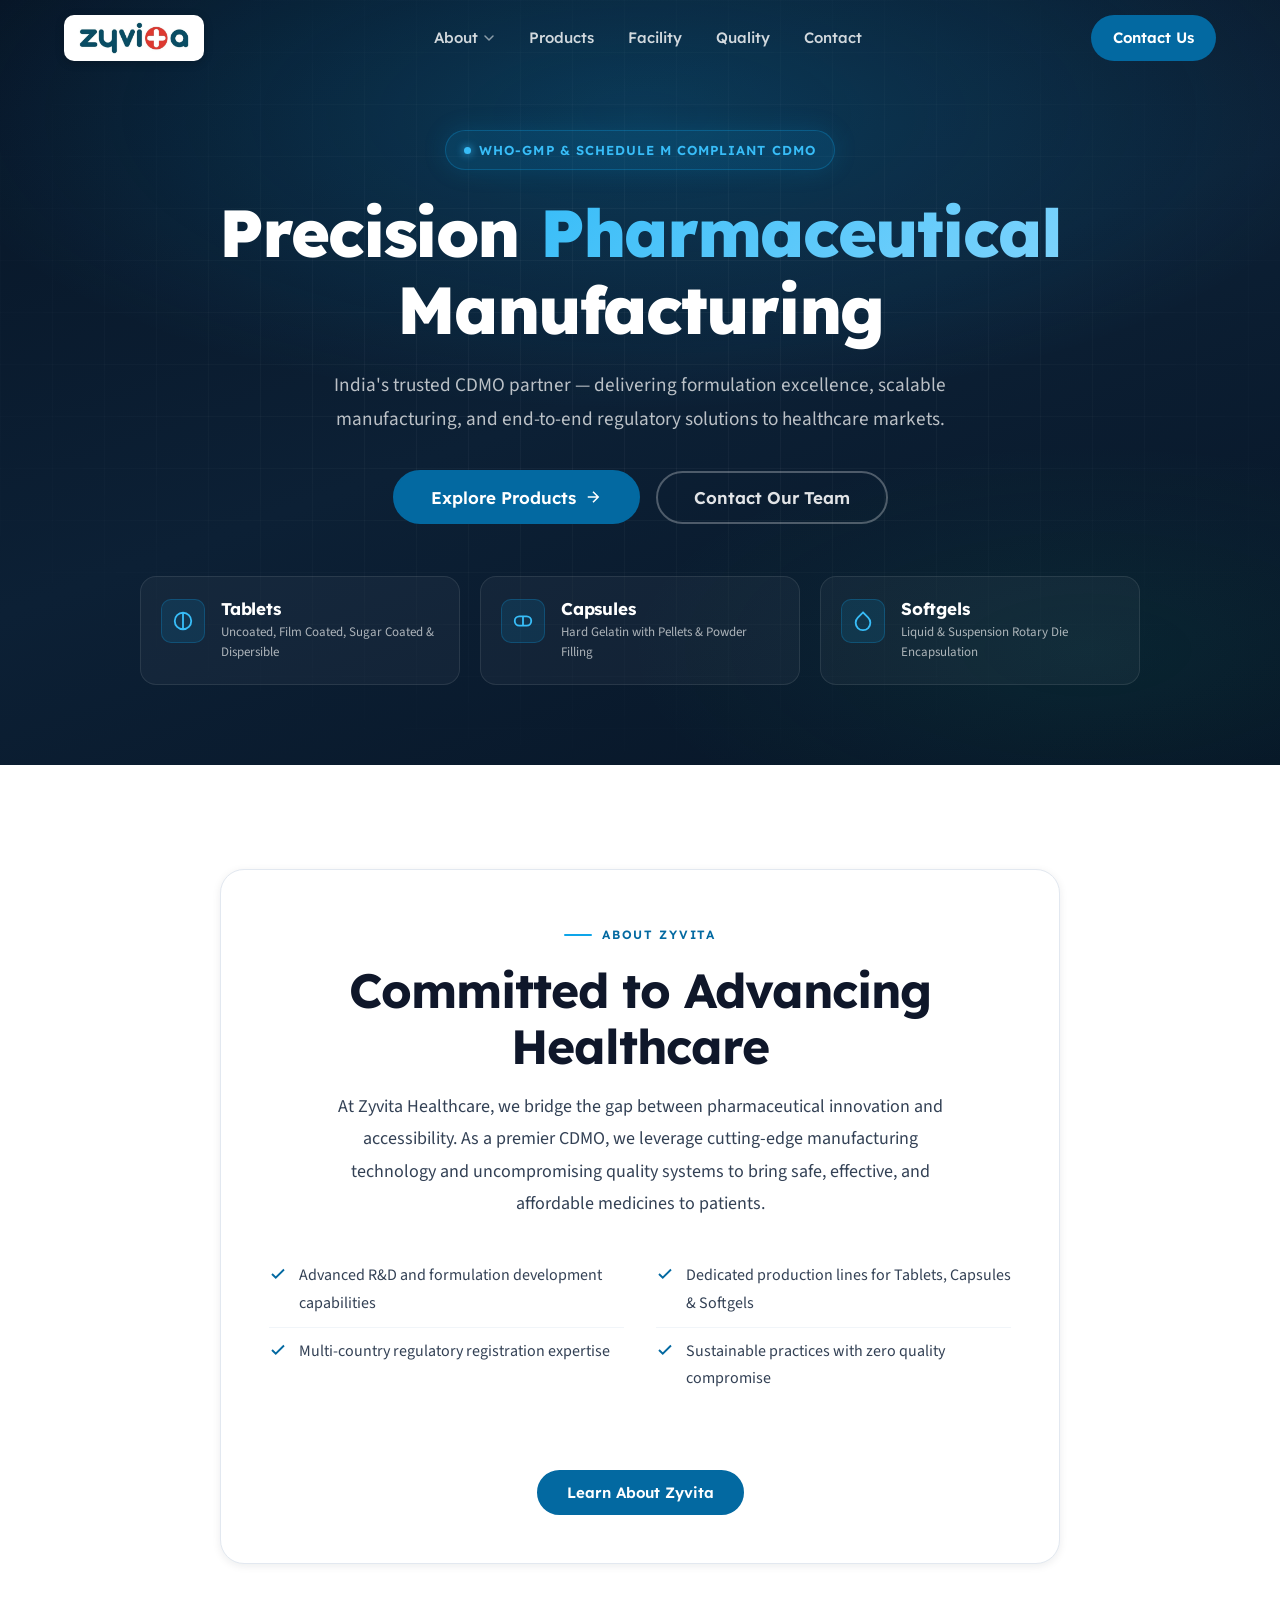
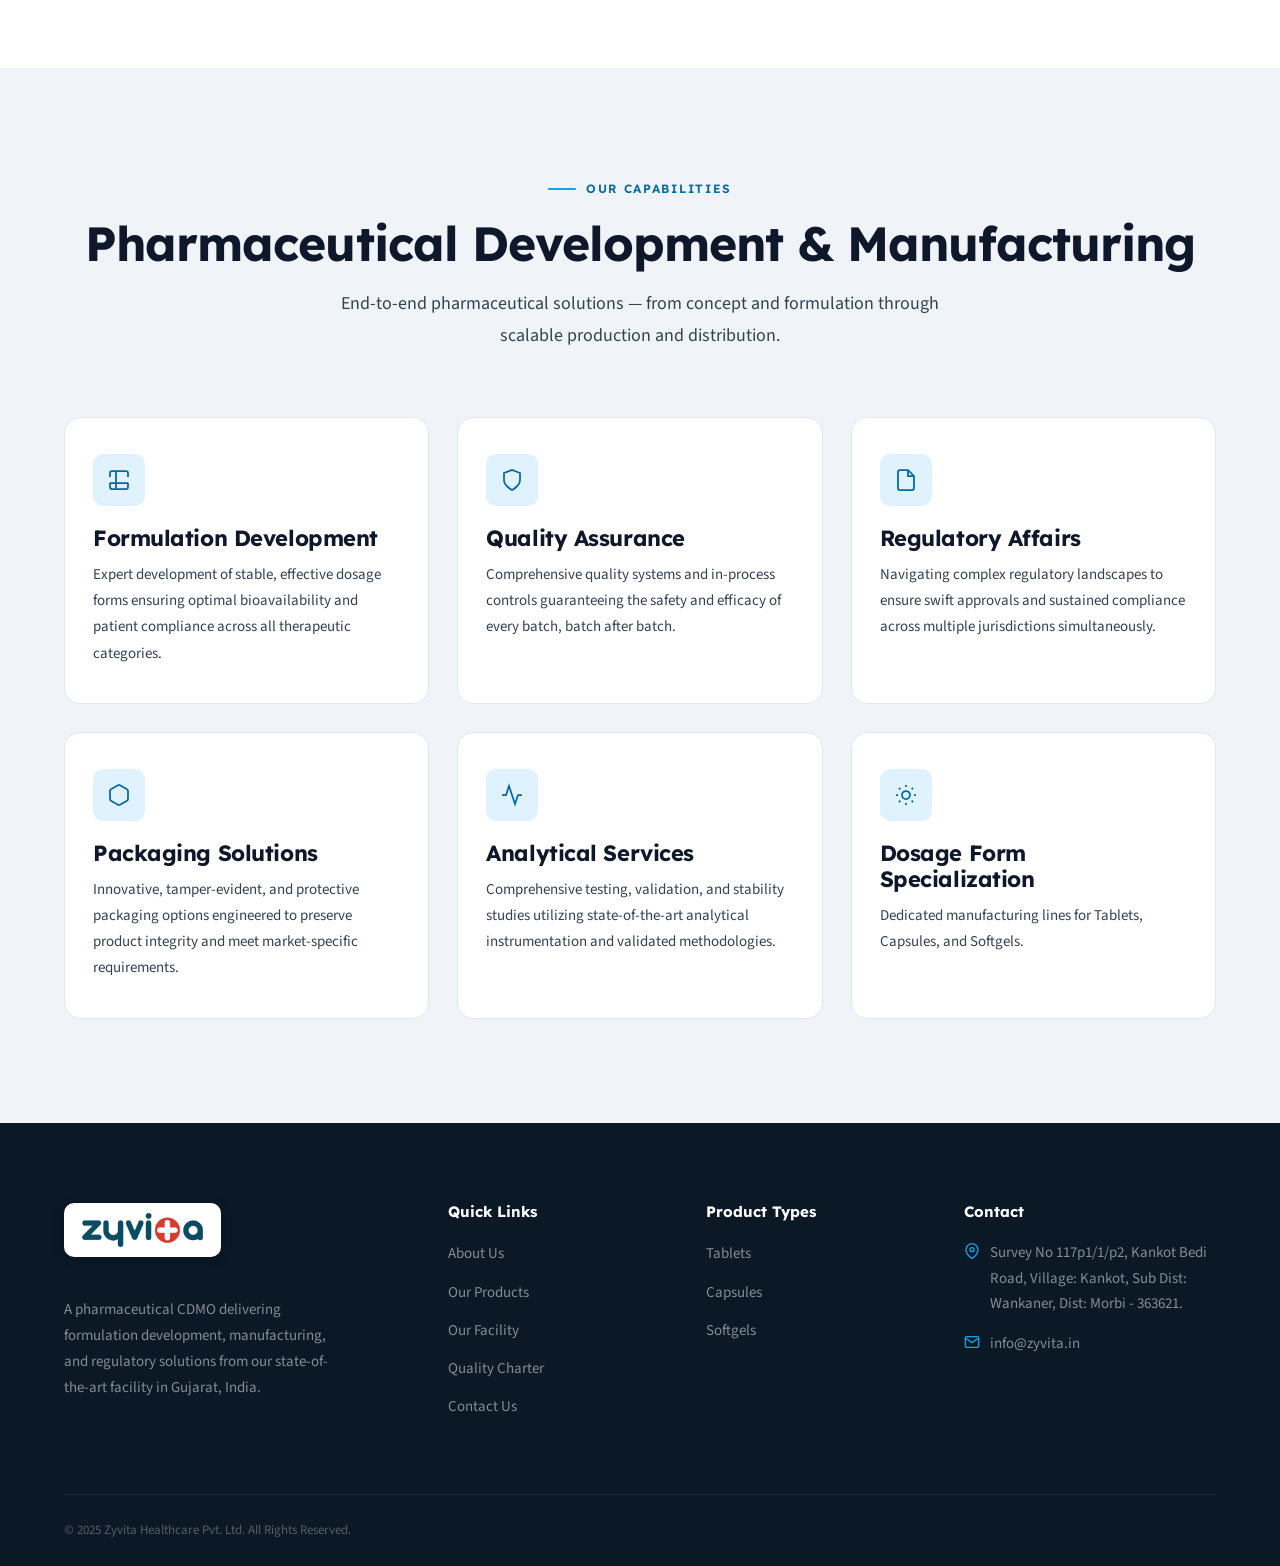
<file: index.html>
<!DOCTYPE html>
<html lang="en">

<head>
  <meta charset="UTF-8">
  <meta name="viewport" content="width=device-width, initial-scale=1.0">
  <title>Zyvita Healthcare | Pharmaceutical Manufacturer &amp; CDMO</title>
  <meta name="description"
    content="Zyvita Healthcare — Pharmaceutical CDMO delivering precision manufacturing, formulation development, and global healthcare solutions.">
  <meta name="keywords"
    content="pharmaceutical manufacturer India, CDMO, contract manufacturing, formulation development, tablets, capsules, softgels">
  <link rel="preconnect" href="https://fonts.googleapis.com">
  <link rel="preconnect" href="https://fonts.gstatic.com" crossorigin>
  <link
    href="https://fonts.googleapis.com/css2?family=Lexend:wght@300;400;500;600;700;800&family=Source+Sans+3:ital,wght@0,300;0,400;0,500;0,600;0,700;1,400&display=swap"
    rel="stylesheet">
  <link rel="stylesheet" href="css/style.css">
</head>

<body>

  <!-- Preloader -->
  <div class="preloader" role="status" aria-label="Loading">
    <div class="preloader-logo">
      <img src="images/logo.png" alt="Zyvita Healthcare" class="logo-img" width="180" height="55">
    </div>
    <div class="preloader-line"></div>
  </div>

  <!-- Header -->
  <header class="header" id="site-header">
    <div class="container">
      <div class="header__inner">
        <!-- Logo -->
        <a href="index.html" class="logo" aria-label="Zyvita Healthcare Home">
          <img src="images/logo.png" alt="Zyvita Healthcare" class="logo-img" width="150" height="45">
        </a>

        <!-- Navigation -->
        <nav class="nav" id="main-nav" aria-label="Main navigation">
          <div class="nav-item">
            <a href="about.html" class="nav-link" aria-haspopup="true">
              About
              <svg class="chevron" viewBox="0 0 12 12" fill="none" aria-hidden="true">
                <path d="M2 4l4 4 4-4" stroke="currentColor" stroke-width="1.5" stroke-linecap="round"
                  stroke-linejoin="round" />
              </svg>
            </a>
            <div class="dropdown">
              <a href="about.html#mission">
                <svg viewBox="0 0 24 24" fill="none" stroke="currentColor" stroke-width="1.75" aria-hidden="true">
                  <circle cx="12" cy="12" r="10" />
                  <circle cx="12" cy="12" r="3" />
                </svg>
                Mission &amp; Vision
              </a>
              <a href="about.html#directors">
                <svg viewBox="0 0 24 24" fill="none" stroke="currentColor" stroke-width="1.75" aria-hidden="true">
                  <path d="M17 21v-2a4 4 0 00-4-4H5a4 4 0 00-4 4v2" />
                  <circle cx="9" cy="7" r="4" />
                  <path d="M23 21v-2a4 4 0 00-3-3.87" />
                  <path d="M16 3.13a4 4 0 010 7.75" />
                </svg>
                Board of Directors
              </a>
            </div>
          </div>

          <a href="products.html" class="nav-link">Products</a>
          <a href="facility.html" class="nav-link">Facility</a>
          <a href="quality.html" class="nav-link">Quality</a>
          <a href="contact.html" class="nav-link">Contact</a>
        </nav>

        <a href="contact.html" class="header-cta" id="header-cta-btn">Contact Us</a>

        <button class="menu-toggle" id="menu-toggle-btn" aria-label="Toggle navigation menu" aria-expanded="false"
          aria-controls="main-nav">
          <span></span><span></span><span></span>
        </button>
      </div>
    </div>
  </header>

  <!-- ============================================================
       HERO
       ============================================================ -->
  <section class="hero" id="hero" aria-label="Hero">
    <div class="hero__content">

      <div class="hero__badge hero-enter hero-enter-d1">
        <span class="hero__badge-dot"></span>
        WHO-GMP &amp; Schedule M Compliant CDMO
      </div>

      <h1 class="hero-enter hero-enter-d2">
        Precision <em>Pharmaceutical</em> Manufacturing
      </h1>

      <p class="hero__sub hero-enter hero-enter-d3">
        India's trusted CDMO partner — delivering formulation excellence,
        scalable manufacturing, and end-to-end regulatory solutions
        to healthcare markets.
      </p>

      <div class="hero__actions hero-enter hero-enter-d4">
        <a href="products.html" class="btn btn-primary btn-lg" id="hero-cta-primary">
          <span>Explore Products</span>
          <svg width="18" height="18" viewBox="0 0 24 24" fill="none" stroke="currentColor" stroke-width="2" aria-hidden="true"><path d="M5 12h14M12 5l7 7-7 7"/></svg>
        </a>
        <a href="contact.html" class="btn btn-ghost btn-lg" id="hero-cta-secondary">Contact Our Team</a>
      </div>

      <div class="hero__cards hero-enter hero-enter-d5">
        <div class="hero__card">
          <div class="hero__card-icon">
            <svg viewBox="0 0 24 24" fill="none" stroke="currentColor" stroke-width="2" aria-hidden="true">
              <circle cx="12" cy="12" r="9"/>
              <path d="M12 3v18"/>
            </svg>
          </div>
          <div class="hero__card-body">
            <h3>Tablets</h3>
            <p>Uncoated, Film Coated, Sugar Coated &amp; Dispersible</p>
          </div>
        </div>

        <div class="hero__card">
          <div class="hero__card-icon">
            <svg viewBox="0 0 24 24" fill="none" stroke="currentColor" stroke-width="2" aria-hidden="true">
              <rect x="3" y="7" width="18" height="10" rx="5"/>
              <line x1="12" y1="7" x2="12" y2="17"/>
            </svg>
          </div>
          <div class="hero__card-body">
            <h3>Capsules</h3>
            <p>Hard Gelatin with Pellets &amp; Powder Filling</p>
          </div>
        </div>

        <div class="hero__card">
          <div class="hero__card-icon">
            <svg viewBox="0 0 24 24" fill="none" stroke="currentColor" stroke-width="2" aria-hidden="true">
              <path d="M12 2.69l5.66 5.66a8 8 0 1 1-11.31 0z"/>
            </svg>
          </div>
          <div class="hero__card-body">
            <h3>Softgels</h3>
            <p>Liquid &amp; Suspension Rotary Die Encapsulation</p>
          </div>
        </div>
      </div>

    </div>
  </section>

  <!-- ============================================================
       ABOUT PREVIEW (REBALANCED)
       ============================================================ -->
  <section class="section section--white" id="about">
    <div class="container">
      <div class="overview-card-center reveal">
        <div class="section-header section-header--center" style="margin-bottom:32px">
          <div class="label">About Zyvita</div>
          <h2>Committed to Advancing Healthcare</h2>
          <p>At Zyvita Healthcare, we bridge the gap between pharmaceutical innovation and accessibility. As a
            premier CDMO, we leverage cutting-edge manufacturing technology and uncompromising quality systems to bring
            safe, effective, and affordable medicines to patients.</p>
        </div>

        <div class="grid grid--2" style="margin-top:32px">
          <ul class="check-list">
            <li>
              <svg viewBox="0 0 24 24" fill="none" stroke="currentColor" stroke-width="2.5" aria-hidden="true">
                <polyline points="20 6 9 17 4 12" />
              </svg>
              Advanced R&amp;D and formulation development capabilities
            </li>
            <li>
              <svg viewBox="0 0 24 24" fill="none" stroke="currentColor" stroke-width="2.5" aria-hidden="true">
                <polyline points="20 6 9 17 4 12" />
              </svg>
              Multi-country regulatory registration expertise
            </li>
          </ul>

          <ul class="check-list">
            <li>
              <svg viewBox="0 0 24 24" fill="none" stroke="currentColor" stroke-width="2.5" aria-hidden="true">
                <polyline points="20 6 9 17 4 12" />
              </svg>
              Dedicated production lines for Tablets, Capsules &amp; Softgels
            </li>
            <li>
              <svg viewBox="0 0 24 24" fill="none" stroke="currentColor" stroke-width="2.5" aria-hidden="true">
                <polyline points="20 6 9 17 4 12" />
              </svg>
              Sustainable practices with zero quality compromise
            </li>
          </ul>
        </div>

        <div class="text-center mt-32">
          <a href="about.html" class="btn btn-primary" id="about-read-more">Learn About Zyvita</a>
        </div>
      </div>
    </div>
  </section>

  <!-- ============================================================
       CAPABILITIES
       ============================================================ -->
  <section class="section section--alt" id="capabilities">
    <div class="container">
      <div class="section-header section-header--center reveal">
        <div class="label">Our Capabilities</div>
        <h2>Pharmaceutical Development &amp; Manufacturing</h2>
        <p>End-to-end pharmaceutical solutions — from concept and formulation through scalable production and
          distribution.</p>
      </div>

      <div class="grid grid--3">
        <div class="service-card reveal delay-1">
          <div class="service-icon">
            <svg viewBox="0 0 24 24" fill="none" stroke="currentColor" stroke-width="1.75" aria-hidden="true">
              <path
                d="M9 3H5a2 2 0 00-2 2v4m6-6h10a2 2 0 012 2v4M9 3v18m0 0h10a2 2 0 002-2v-4M9 21H5a2 2 0 01-2-2v-4m0 0h18" />
            </svg>
          </div>
          <h4>Formulation Development</h4>
          <p>Expert development of stable, effective dosage forms ensuring optimal bioavailability and patient
            compliance across all therapeutic categories.</p>
        </div>

        <div class="service-card reveal delay-2">
          <div class="service-icon">
            <svg viewBox="0 0 24 24" fill="none" stroke="currentColor" stroke-width="1.75" aria-hidden="true">
              <path d="M12 22s8-4 8-10V5l-8-3-8 3v7c0 6 8 10 8 10z" />
            </svg>
          </div>
          <h4>Quality Assurance</h4>
          <p>Comprehensive quality systems and in-process controls guaranteeing the safety and efficacy of every batch,
            batch after batch.</p>
        </div>

        <div class="service-card reveal delay-3">
          <div class="service-icon">
            <svg viewBox="0 0 24 24" fill="none" stroke="currentColor" stroke-width="1.75" aria-hidden="true">
              <path d="M14 2H6a2 2 0 00-2 2v16a2 2 0 002 2h12a2 2 0 002-2V8z" />
              <polyline points="14 2 14 8 20 8" />
            </svg>
          </div>
          <h4>Regulatory Affairs</h4>
          <p>Navigating complex regulatory landscapes to ensure swift approvals and sustained compliance across
            multiple jurisdictions simultaneously.</p>
        </div>

        <div class="service-card reveal delay-1">
          <div class="service-icon">
            <svg viewBox="0 0 24 24" fill="none" stroke="currentColor" stroke-width="1.75" aria-hidden="true">
              <path
                d="M21 16V8a2 2 0 00-1-1.73l-7-4a2 2 0 00-2 0l-7 4A2 2 0 003 8v8a2 2 0 001 1.73l7 4a2 2 0 002 0l7-4A2 2 0 0021 16z" />
            </svg>
          </div>
          <h4>Packaging Solutions</h4>
          <p>Innovative, tamper-evident, and protective packaging options engineered to preserve product integrity
            and meet market-specific requirements.</p>
        </div>

        <div class="service-card reveal delay-2">
          <div class="service-icon">
            <svg viewBox="0 0 24 24" fill="none" stroke="currentColor" stroke-width="1.75" aria-hidden="true">
              <polyline points="22 12 18 12 15 21 9 3 6 12 2 12" />
            </svg>
          </div>
          <h4>Analytical Services</h4>
          <p>Comprehensive testing, validation, and stability studies utilizing state-of-the-art analytical
            instrumentation and validated methodologies.</p>
        </div>

        <div class="service-card reveal delay-3">
          <div class="service-icon">
            <svg viewBox="0 0 24 24" fill="none" stroke="currentColor" stroke-width="1.75" aria-hidden="true">
              <circle cx="12" cy="12" r="4" />
              <path d="M12 2v2M12 20v2M4.93 4.93l1.41 1.41M17.66 17.66l1.41 1.41M2 12h2M20 12h2M4.93 19.07l1.41-1.41M17.66 6.34l1.41-1.41" />
            </svg>
          </div>
          <h4>Dosage Form Specialization</h4>
          <p>Dedicated manufacturing lines for Tablets, Capsules, and Softgels.</p>
        </div>
      </div>
    </div>
  </section>

  <!-- ============================================================
       FOOTER
       ============================================================ -->
  <footer class="footer" id="site-footer">
    <div class="container">
      <div class="footer__grid">
        <div class="footer__brand">
          <a href="index.html" class="logo" aria-label="Zyvita Healthcare Home">
            <img src="images/logo.png" alt="Zyvita Healthcare" class="logo-img" width="165" height="50">
          </a>
          <p>A pharmaceutical CDMO delivering formulation development, manufacturing, and regulatory
            solutions from our state-of-the-art facility in Gujarat, India.</p>
        </div>

        <div class="footer__col">
          <h5>Quick Links</h5>
          <ul class="footer__links">
            <li><a href="about.html">About Us</a></li>
            <li><a href="products.html">Our Products</a></li>
            <li><a href="facility.html">Our Facility</a></li>
            <li><a href="quality.html">Quality Charter</a></li>
            <li><a href="contact.html">Contact Us</a></li>
          </ul>
        </div>

        <div class="footer__col">
          <h5>Product Types</h5>
          <ul class="footer__links">
            <li><a href="products.html">Tablets</a></li>
            <li><a href="products.html">Capsules</a></li>
            <li><a href="products.html">Softgels</a></li>
          </ul>
        </div>

        <div class="footer__col">
          <h5>Contact</h5>
          <ul class="footer__contact">
            <li>
              <svg viewBox="0 0 24 24" fill="none" stroke="currentColor" stroke-width="2" aria-hidden="true">
                <path d="M21 10c0 7-9 13-9 13s-9-6-9-13a9 9 0 0118 0z" />
                <circle cx="12" cy="10" r="3" />
              </svg>
              Survey No 117p1/1/p2, Kankot Bedi Road, Village: Kankot, Sub Dist: Wankaner, Dist: Morbi - 363621.
            </li>
            <li>
              <svg viewBox="0 0 24 24" fill="none" stroke="currentColor" stroke-width="2" aria-hidden="true">
                <path d="M4 4h16c1.1 0 2 .9 2 2v12c0 1.1-.9 2-2 2H4c-1.1 0-2-.9-2-2V6c0-1.1.9-2 2-2z" />
                <polyline points="22,6 12,13 2,6" />
              </svg>
              <a href="mailto:info@zyvita.in">info@zyvita.in</a>
            </li>
          </ul>
        </div>
      </div>

      <div class="footer__bottom">
        <p>&copy; 2025 Zyvita Healthcare Pvt. Ltd. All Rights Reserved.</p>
      </div>
    </div>
  </footer>

  <script src="js/main.js"></script>
</body>

</html>
</file>
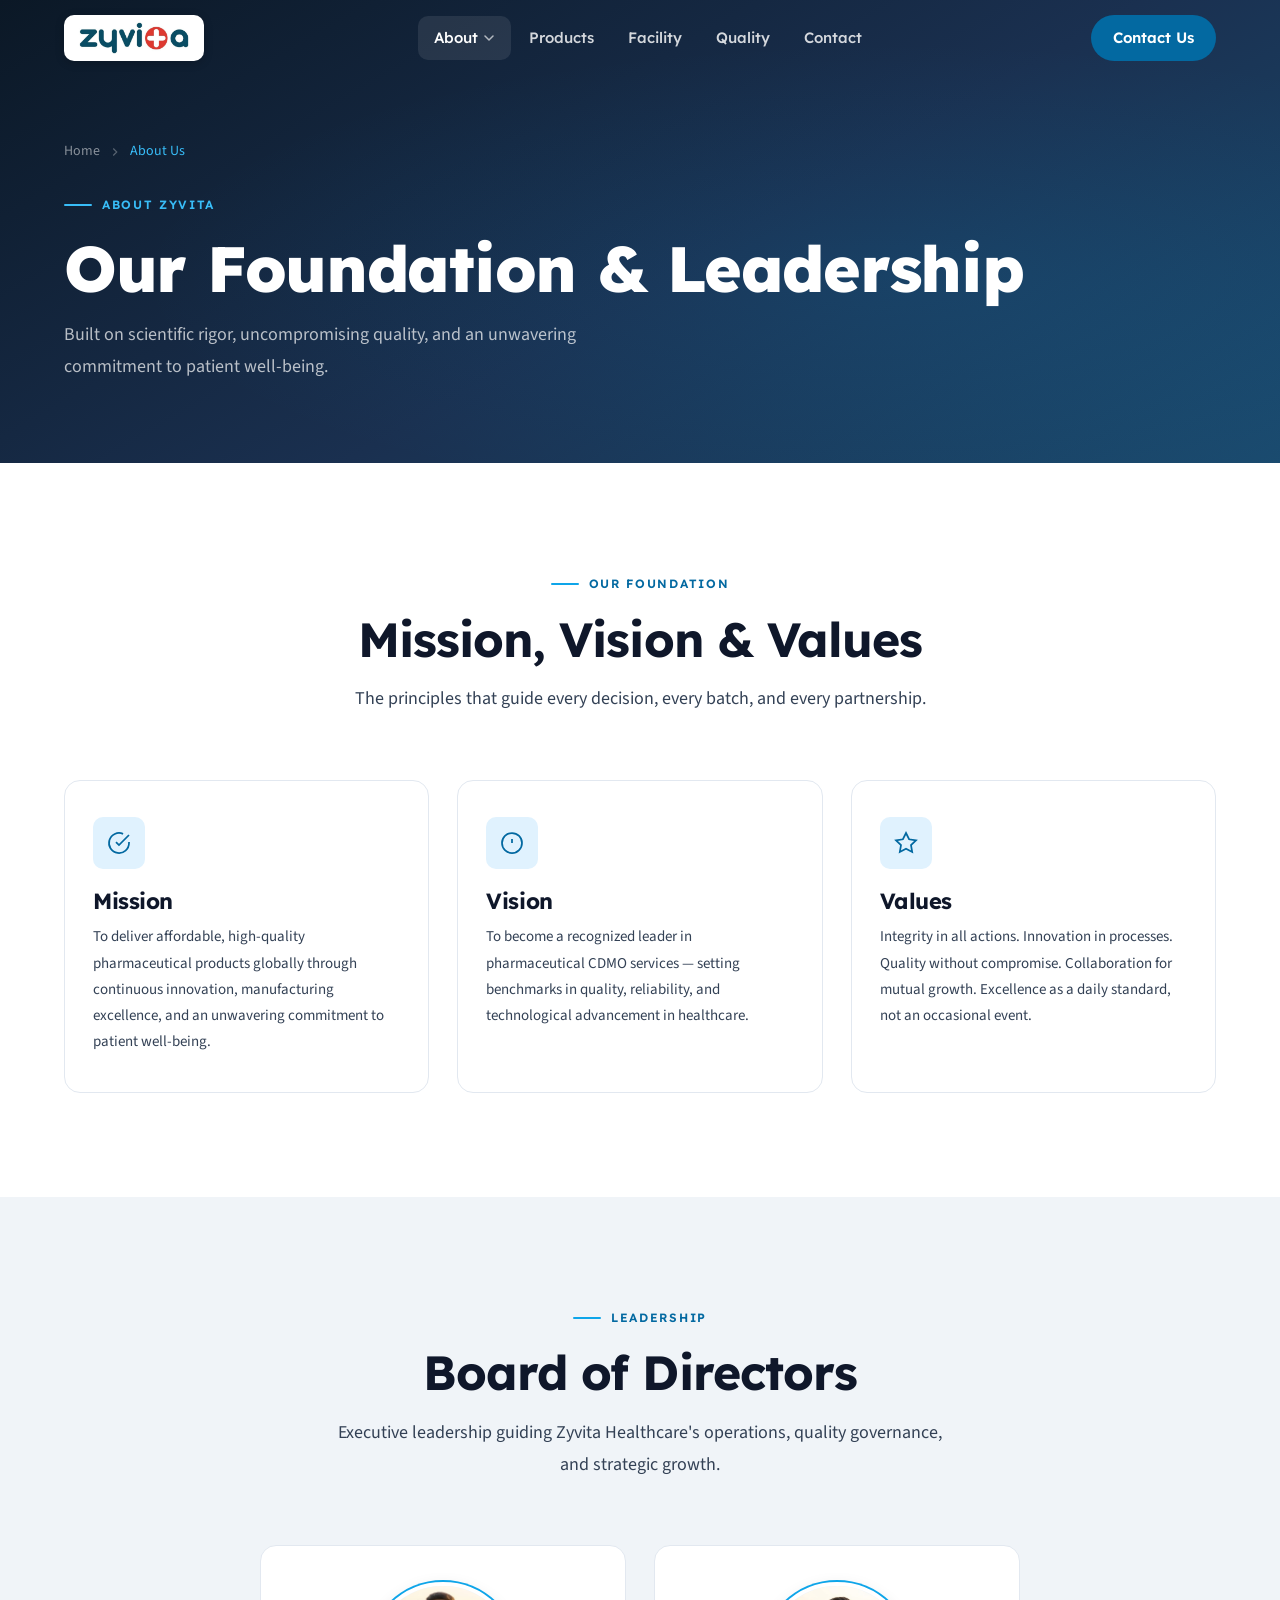
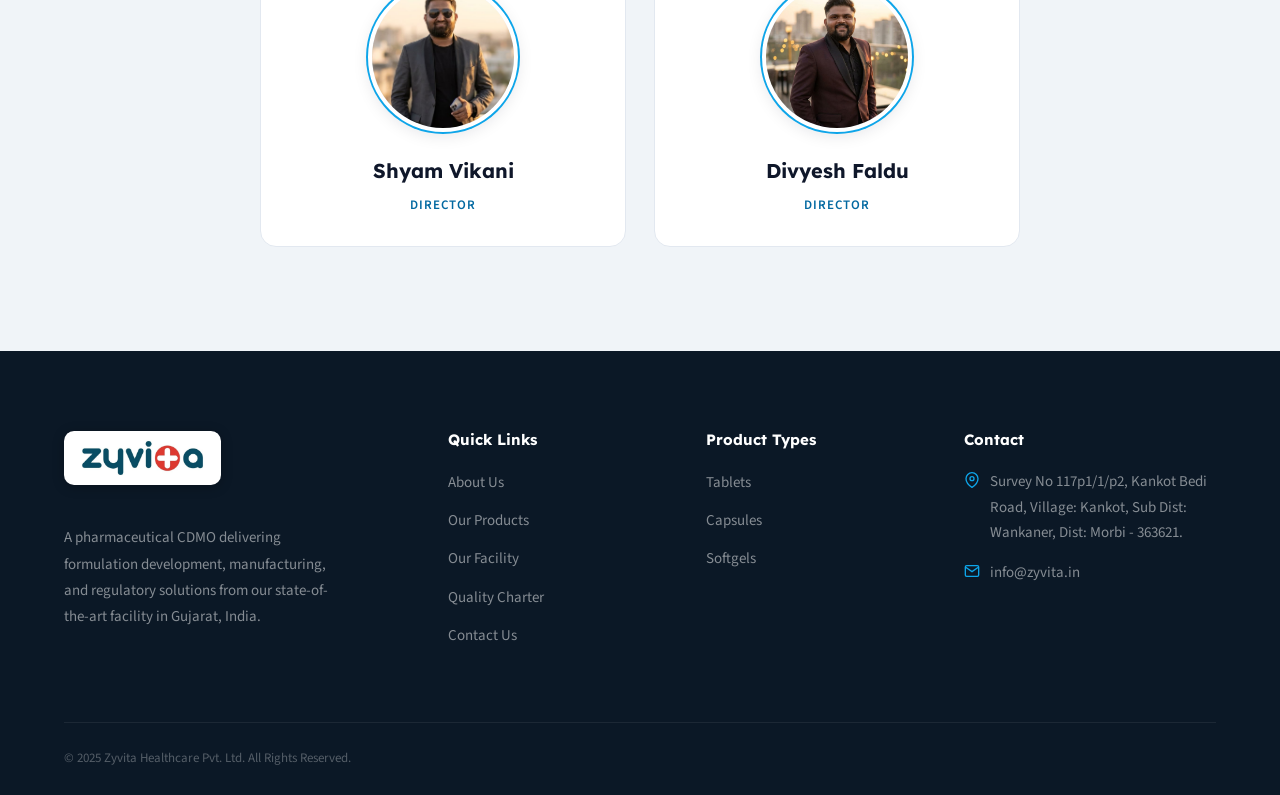
<file: about.html>
<!DOCTYPE html>
<html lang="en">

<head>
  <meta charset="UTF-8">
  <meta name="viewport" content="width=device-width, initial-scale=1.0">
  <title>About Us | Zyvita Healthcare — Mission, Vision &amp; Leadership</title>
  <meta name="description"
    content="Learn about Zyvita Healthcare — our mission, vision, values, and board of directors delivering excellence in pharmaceutical manufacturing.">
  <link rel="preconnect" href="https://fonts.googleapis.com">
  <link rel="preconnect" href="https://fonts.gstatic.com" crossorigin>
  <link
    href="https://fonts.googleapis.com/css2?family=Lexend:wght@300;400;500;600;700;800&family=Source+Sans+3:ital,wght@0,300;0,400;0,500;0,600;0,700;1,400&display=swap"
    rel="stylesheet">
  <link rel="stylesheet" href="css/style.css">
</head>

<body>

  <div class="preloader">
    <div class="preloader-logo">
      <img src="images/logo.png" alt="Zyvita Healthcare" class="logo-img" width="180" height="55">
    </div>
    <div class="preloader-line"></div>
  </div>

  <header class="header" id="site-header">
    <div class="container">
      <div class="header__inner">
        <a href="index.html" class="logo" aria-label="Zyvita Healthcare Home">
          <img src="images/logo.png" alt="Zyvita Healthcare" class="logo-img" width="150" height="45">
        </a>

        <nav class="nav" id="main-nav" aria-label="Main navigation">
          <div class="nav-item">
            <a href="about.html" class="nav-link active" aria-haspopup="true">
              About
              <svg class="chevron" viewBox="0 0 12 12" fill="none" aria-hidden="true">
                <path d="M2 4l4 4 4-4" stroke="currentColor" stroke-width="1.5" stroke-linecap="round"
                  stroke-linejoin="round" />
              </svg>
            </a>
            <div class="dropdown">
              <a href="about.html#mission">
                <svg viewBox="0 0 24 24" fill="none" stroke="currentColor" stroke-width="1.75" aria-hidden="true">
                  <circle cx="12" cy="12" r="10" />
                  <circle cx="12" cy="12" r="3" />
                </svg>
                Mission &amp; Vision
              </a>
              <a href="about.html#directors">
                <svg viewBox="0 0 24 24" fill="none" stroke="currentColor" stroke-width="1.75" aria-hidden="true">
                  <path d="M17 21v-2a4 4 0 00-4-4H5a4 4 0 00-4 4v2" />
                  <circle cx="9" cy="7" r="4" />
                  <path d="M23 21v-2a4 4 0 00-3-3.87" />
                  <path d="M16 3.13a4 4 0 010 7.75" />
                </svg>
                Board of Directors
              </a>
            </div>
          </div>

          <a href="products.html" class="nav-link">Products</a>
          <a href="facility.html" class="nav-link">Facility</a>
          <a href="quality.html" class="nav-link">Quality</a>
          <a href="contact.html" class="nav-link">Contact</a>
        </nav>

        <a href="contact.html" class="header-cta">Contact Us</a>
        <button class="menu-toggle" id="menu-toggle-btn" aria-label="Toggle navigation menu"
          aria-expanded="false" aria-controls="main-nav"><span></span><span></span><span></span></button>
      </div>
    </div>
  </header>

  <!-- Page Header -->
  <section class="page-header">
    <div class="container">
      <nav class="breadcrumb" aria-label="Breadcrumb">
        <a href="index.html">Home</a>
        <svg viewBox="0 0 24 24" fill="none" stroke="currentColor" stroke-width="2">
          <polyline points="9 18 15 12 9 6" />
        </svg>
        <span class="current">About Us</span>
      </nav>
      <div class="label label--light">About Zyvita</div>
      <h1>Our Foundation &amp; Leadership</h1>
      <p>Built on scientific rigor, uncompromising quality, and an unwavering commitment to patient well-being.</p>
    </div>
  </section>

  <!-- Mission, Vision, Values -->
  <section class="section section--white" id="mission">
    <div class="container">
      <div class="section-header section-header--center reveal">
        <div class="label">Our Foundation</div>
        <h2>Mission, Vision &amp; Values</h2>
        <p>The principles that guide every decision, every batch, and every partnership.</p>
      </div>

      <div class="grid grid--3">
        <div class="service-card reveal delay-1">
          <div class="service-icon">
            <svg viewBox="0 0 24 24" fill="none" stroke="currentColor" stroke-width="1.75">
              <path d="M22 11.08V12a10 10 0 11-5.93-9.14" />
              <polyline points="22 4 12 14.01 9 11.01" />
            </svg>
          </div>
          <h4>Mission</h4>
          <p>To deliver affordable, high-quality pharmaceutical products globally through continuous innovation,
            manufacturing excellence, and an unwavering commitment to patient well-being.</p>
        </div>

        <div class="service-card reveal delay-2">
          <div class="service-icon">
            <svg viewBox="0 0 24 24" fill="none" stroke="currentColor" stroke-width="1.75">
              <circle cx="12" cy="12" r="10" />
              <line x1="12" y1="8" x2="12" y2="12" />
              <line x1="12" y1="16" x2="12.01" y2="16" />
            </svg>
          </div>
          <h4>Vision</h4>
          <p>To become a recognized leader in pharmaceutical CDMO services — setting benchmarks in quality,
            reliability, and technological advancement in healthcare.</p>
        </div>

        <div class="service-card reveal delay-3">
          <div class="service-icon">
            <svg viewBox="0 0 24 24" fill="none" stroke="currentColor" stroke-width="1.75">
              <polygon
                points="12 2 15.09 8.26 22 9.27 17 14.14 18.18 21.02 12 17.77 5.82 21.02 7 14.14 2 9.27 8.91 8.26 12 2" />
            </svg>
          </div>
          <h4>Values</h4>
          <p>Integrity in all actions. Innovation in processes. Quality without compromise. Collaboration for mutual
            growth. Excellence as a daily standard, not an occasional event.</p>
        </div>
      </div>
    </div>
  </section>

  <!-- Board of Directors -->
  <section class="section section--alt" id="directors">
    <div class="container">
      <div class="section-header section-header--center reveal">
        <div class="label">Leadership</div>
        <h2>Board of Directors</h2>
        <p>Executive leadership guiding Zyvita Healthcare's operations, quality governance, and strategic growth.</p>
      </div>

      <div class="director-grid">
        <!-- Director 1: Shyam Vikani -->
        <div class="director-card reveal delay-1">
          <div class="director-avatar">
            <img src="images/shyam-vikani.png" alt="Shyam Vikani - Director, Zyvita Healthcare" class="director-img" width="160" height="160" loading="lazy">
          </div>
          <div class="director-name">Shyam Vikani</div>
          <div class="director-designation">Director</div>
        </div>

        <!-- Director 2: Divyesh Faldu -->
        <div class="director-card reveal delay-2">
          <div class="director-avatar">
            <img src="images/divyesh-faldu.png" alt="Divyesh Faldu - Director, Zyvita Healthcare" class="director-img" width="160" height="160" loading="lazy">
          </div>
          <div class="director-name">Divyesh Faldu</div>
          <div class="director-designation">Director</div>
        </div>
      </div>
    </div>
  </section>

  <!-- Footer -->
  <footer class="footer">
    <div class="container">
      <div class="footer__grid">
        <div class="footer__brand">
          <a href="index.html" class="logo" aria-label="Zyvita Healthcare Home">
            <img src="images/logo.png" alt="Zyvita Healthcare" class="logo-img" width="165" height="50">
          </a>
          <p>A pharmaceutical CDMO delivering formulation development, manufacturing, and regulatory
            solutions from our state-of-the-art facility in Gujarat, India.</p>
        </div>

        <div class="footer__col">
          <h5>Quick Links</h5>
          <ul class="footer__links">
            <li><a href="about.html">About Us</a></li>
            <li><a href="products.html">Our Products</a></li>
            <li><a href="facility.html">Our Facility</a></li>
            <li><a href="quality.html">Quality Charter</a></li>
            <li><a href="contact.html">Contact Us</a></li>
          </ul>
        </div>

        <div class="footer__col">
          <h5>Product Types</h5>
          <ul class="footer__links">
            <li><a href="products.html">Tablets</a></li>
            <li><a href="products.html">Capsules</a></li>
            <li><a href="products.html">Softgels</a></li>
          </ul>
        </div>

        <div class="footer__col">
          <h5>Contact</h5>
          <ul class="footer__contact">
            <li><svg viewBox="0 0 24 24" fill="none" stroke="currentColor" stroke-width="2">
                <path d="M21 10c0 7-9 13-9 13s-9-6-9-13a9 9 0 0118 0z" />
                <circle cx="12" cy="10" r="3" />
              </svg>Survey No 117p1/1/p2, Kankot Bedi Road, Village: Kankot, Sub Dist: Wankaner, Dist: Morbi - 363621.</li>
            <li><svg viewBox="0 0 24 24" fill="none" stroke="currentColor" stroke-width="2">
                <path d="M4 4h16c1.1 0 2 .9 2 2v12c0 1.1-.9 2-2 2H4c-1.1 0-2-.9-2-2V6c0-1.1.9-2 2-2z" />
                <polyline points="22,6 12,13 2,6" />
              </svg><a href="mailto:info@zyvita.in">info@zyvita.in</a></li>
          </ul>
        </div>
      </div>

      <div class="footer__bottom">
        <p>&copy; 2025 Zyvita Healthcare Pvt. Ltd. All Rights Reserved.</p>
      </div>
    </div>
  </footer>

  <script src="js/main.js"></script>
</body>

</html>
</file>
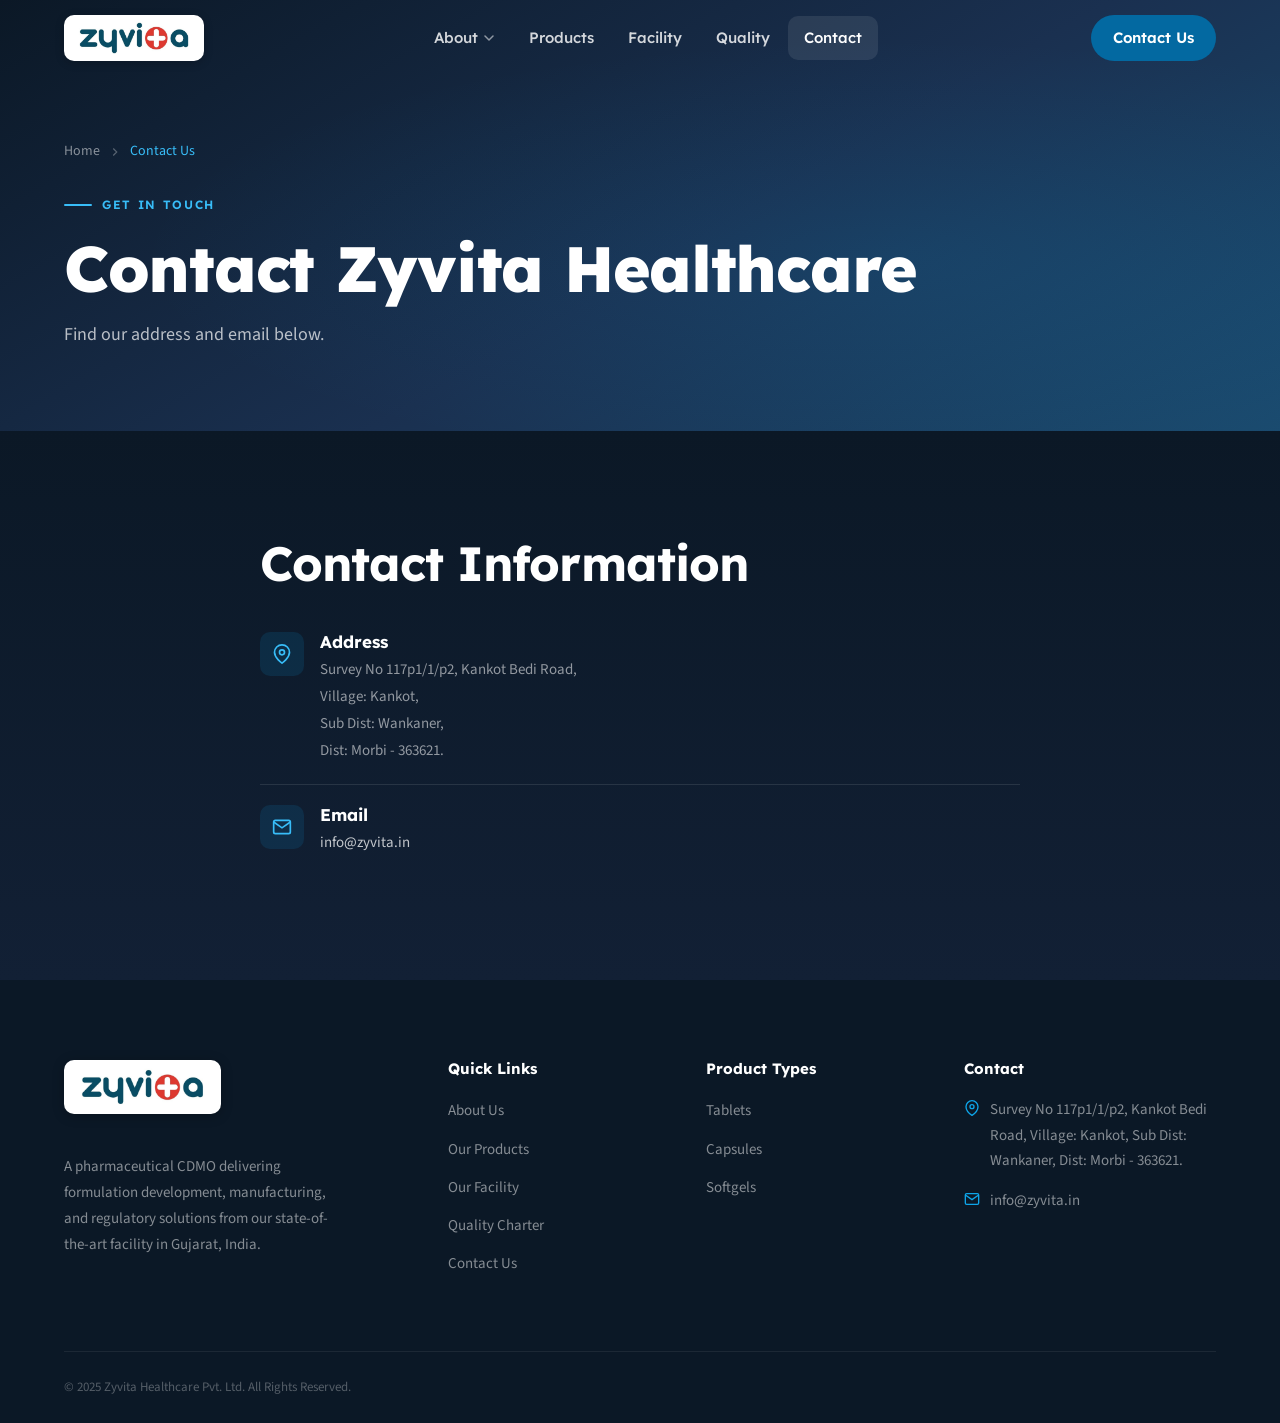
<file: contact.html>
<!DOCTYPE html>
<html lang="en">
<head>
  <meta charset="UTF-8">
  <meta name="viewport" content="width=device-width, initial-scale=1.0">
  <title>Contact Us | Zyvita Healthcare</title>
  <meta name="description" content="Contact Zyvita Healthcare for pharmaceutical manufacturing enquiries, partnership opportunities, and product information.">
  <link rel="preconnect" href="https://fonts.googleapis.com">
  <link rel="preconnect" href="https://fonts.gstatic.com" crossorigin>
  <link href="https://fonts.googleapis.com/css2?family=Lexend:wght@300;400;500;600;700;800&family=Source+Sans+3:ital,wght@0,300;0,400;0,500;0,600;0,700;1,400&display=swap" rel="stylesheet">
  <link rel="stylesheet" href="css/style.css">
</head>
<body>

  <div class="preloader">
    <div class="preloader-logo">
      <img src="images/logo.png" alt="Zyvita Healthcare" class="logo-img" width="180" height="55">
    </div>
    <div class="preloader-line"></div>
  </div>

  <header class="header" id="site-header">
    <div class="container">
      <div class="header__inner">
        <a href="index.html" class="logo" aria-label="Zyvita Healthcare Home">
          <img src="images/logo.png" alt="Zyvita Healthcare" class="logo-img" width="150" height="45">
        </a>

        <nav class="nav" id="main-nav" aria-label="Main navigation">
          <div class="nav-item">
            <a href="about.html" class="nav-link">About <svg class="chevron" viewBox="0 0 12 12" fill="none"><path d="M2 4l4 4 4-4" stroke="currentColor" stroke-width="1.5" stroke-linecap="round" stroke-linejoin="round"/></svg></a>
            <div class="dropdown">
              <a href="about.html#mission"><svg viewBox="0 0 24 24" fill="none" stroke="currentColor" stroke-width="1.75"><circle cx="12" cy="12" r="10"/><circle cx="12" cy="12" r="3"/></svg>Mission &amp; Vision</a>
              <a href="about.html#directors"><svg viewBox="0 0 24 24" fill="none" stroke="currentColor" stroke-width="1.75"><path d="M17 21v-2a4 4 0 00-4-4H5a4 4 0 00-4 4v2"/><circle cx="9" cy="7" r="4"/><path d="M23 21v-2a4 4 0 00-3-3.87"/><path d="M16 3.13a4 4 0 010 7.75"/></svg>Board of Directors</a>
            </div>
          </div>
          <a href="products.html" class="nav-link">Products</a>
          <a href="facility.html" class="nav-link">Facility</a>
          <a href="quality.html" class="nav-link">Quality</a>
          <a href="contact.html" class="nav-link active">Contact</a>
        </nav>
        <a href="contact.html" class="header-cta">Contact Us</a>
        <button class="menu-toggle" id="menu-toggle-btn" aria-label="Toggle navigation menu" aria-expanded="false" aria-controls="main-nav"><span></span><span></span><span></span></button>
      </div>
    </div>
  </header>

  <!-- Page Header -->
  <section class="page-header">
    <div class="container">
      <nav class="breadcrumb" aria-label="Breadcrumb">
        <a href="index.html">Home</a>
        <svg viewBox="0 0 24 24" fill="none" stroke="currentColor" stroke-width="2"><polyline points="9 18 15 12 9 6"/></svg>
        <span class="current">Contact Us</span>
      </nav>
      <div class="label label--light">Get In Touch</div>
      <h1>Contact Zyvita Healthcare</h1>
      <p>Find our address and email below.</p>
    </div>
  </section>

  <!-- Contact Section -->
  <section class="section section--dark">
    <div class="container">
      <div class="contact-grid" style="max-width: 760px; margin: 0 auto; grid-template-columns: minmax(0, 1fr);">
        <div class="reveal--left">
          <h2 style="color:white;margin-bottom:20px">Contact Information</h2>

          <div class="contact-info-item">
            <div class="contact-info-icon">
              <svg viewBox="0 0 24 24" fill="none" stroke="currentColor" stroke-width="2"><path d="M21 10c0 7-9 13-9 13s-9-6-9-13a9 9 0 0118 0z"/><circle cx="12" cy="10" r="3"/></svg>
            </div>
            <div>
              <h5>Address</h5>
              <p>Survey No 117p1/1/p2, Kankot Bedi Road,<br>Village: Kankot,<br>Sub Dist: Wankaner,<br>Dist: Morbi - 363621.</p>
            </div>
          </div>

          <div class="contact-info-item">
            <div class="contact-info-icon">
              <svg viewBox="0 0 24 24" fill="none" stroke="currentColor" stroke-width="2"><path d="M4 4h16c1.1 0 2 .9 2 2v12c0 1.1-.9 2-2 2H4c-1.1 0-2-.9-2-2V6c0-1.1.9-2 2-2z"/><polyline points="22,6 12,13 2,6"/></svg>
            </div>
            <div>
              <h5>Email</h5>
              <p><a href="mailto:info@zyvita.in" style="color:rgba(255,255,255,0.75)">info@zyvita.in</a></p>
            </div>
          </div>
        </div>

      </div>
    </div>
  </section>

  <!-- Footer -->
  <footer class="footer">
    <div class="container">
      <div class="footer__grid">
        <div class="footer__brand">
          <a href="index.html" class="logo" aria-label="Zyvita Healthcare Home">
            <img src="images/logo.png" alt="Zyvita Healthcare" class="logo-img" width="165" height="50">
          </a>
          <p>A pharmaceutical CDMO delivering formulation development, manufacturing, and regulatory solutions from our state-of-the-art facility in Gujarat, India.</p>
        </div>
        <div class="footer__col">
          <h5>Quick Links</h5>
          <ul class="footer__links">
            <li><a href="about.html">About Us</a></li>
            <li><a href="products.html">Our Products</a></li>
            <li><a href="facility.html">Our Facility</a></li>
            <li><a href="quality.html">Quality Charter</a></li>
            <li><a href="contact.html">Contact Us</a></li>
          </ul>
        </div>
        <div class="footer__col">
          <h5>Product Types</h5>
          <ul class="footer__links">
            <li><a href="products.html">Tablets</a></li>
            <li><a href="products.html">Capsules</a></li>
            <li><a href="products.html">Softgels</a></li>
          </ul>
        </div>
        <div class="footer__col">
          <h5>Contact</h5>
          <ul class="footer__contact">
            <li><svg viewBox="0 0 24 24" fill="none" stroke="currentColor" stroke-width="2"><path d="M21 10c0 7-9 13-9 13s-9-6-9-13a9 9 0 0118 0z"/><circle cx="12" cy="10" r="3"/></svg>Survey No 117p1/1/p2, Kankot Bedi Road, Village: Kankot, Sub Dist: Wankaner, Dist: Morbi - 363621.</li>
            <li><svg viewBox="0 0 24 24" fill="none" stroke="currentColor" stroke-width="2"><path d="M4 4h16c1.1 0 2 .9 2 2v12c0 1.1-.9 2-2 2H4c-1.1 0-2-.9-2-2V6c0-1.1.9-2 2-2z"/><polyline points="22,6 12,13 2,6"/></svg><a href="mailto:info@zyvita.in">info@zyvita.in</a></li>
          </ul>
        </div>
      </div>
      <div class="footer__bottom">
        <p>&copy; 2025 Zyvita Healthcare Pvt. Ltd. All Rights Reserved.</p>
      </div>
    </div>
  </footer>

  <script src="js/main.js"></script>
</body>
</html>
</file>
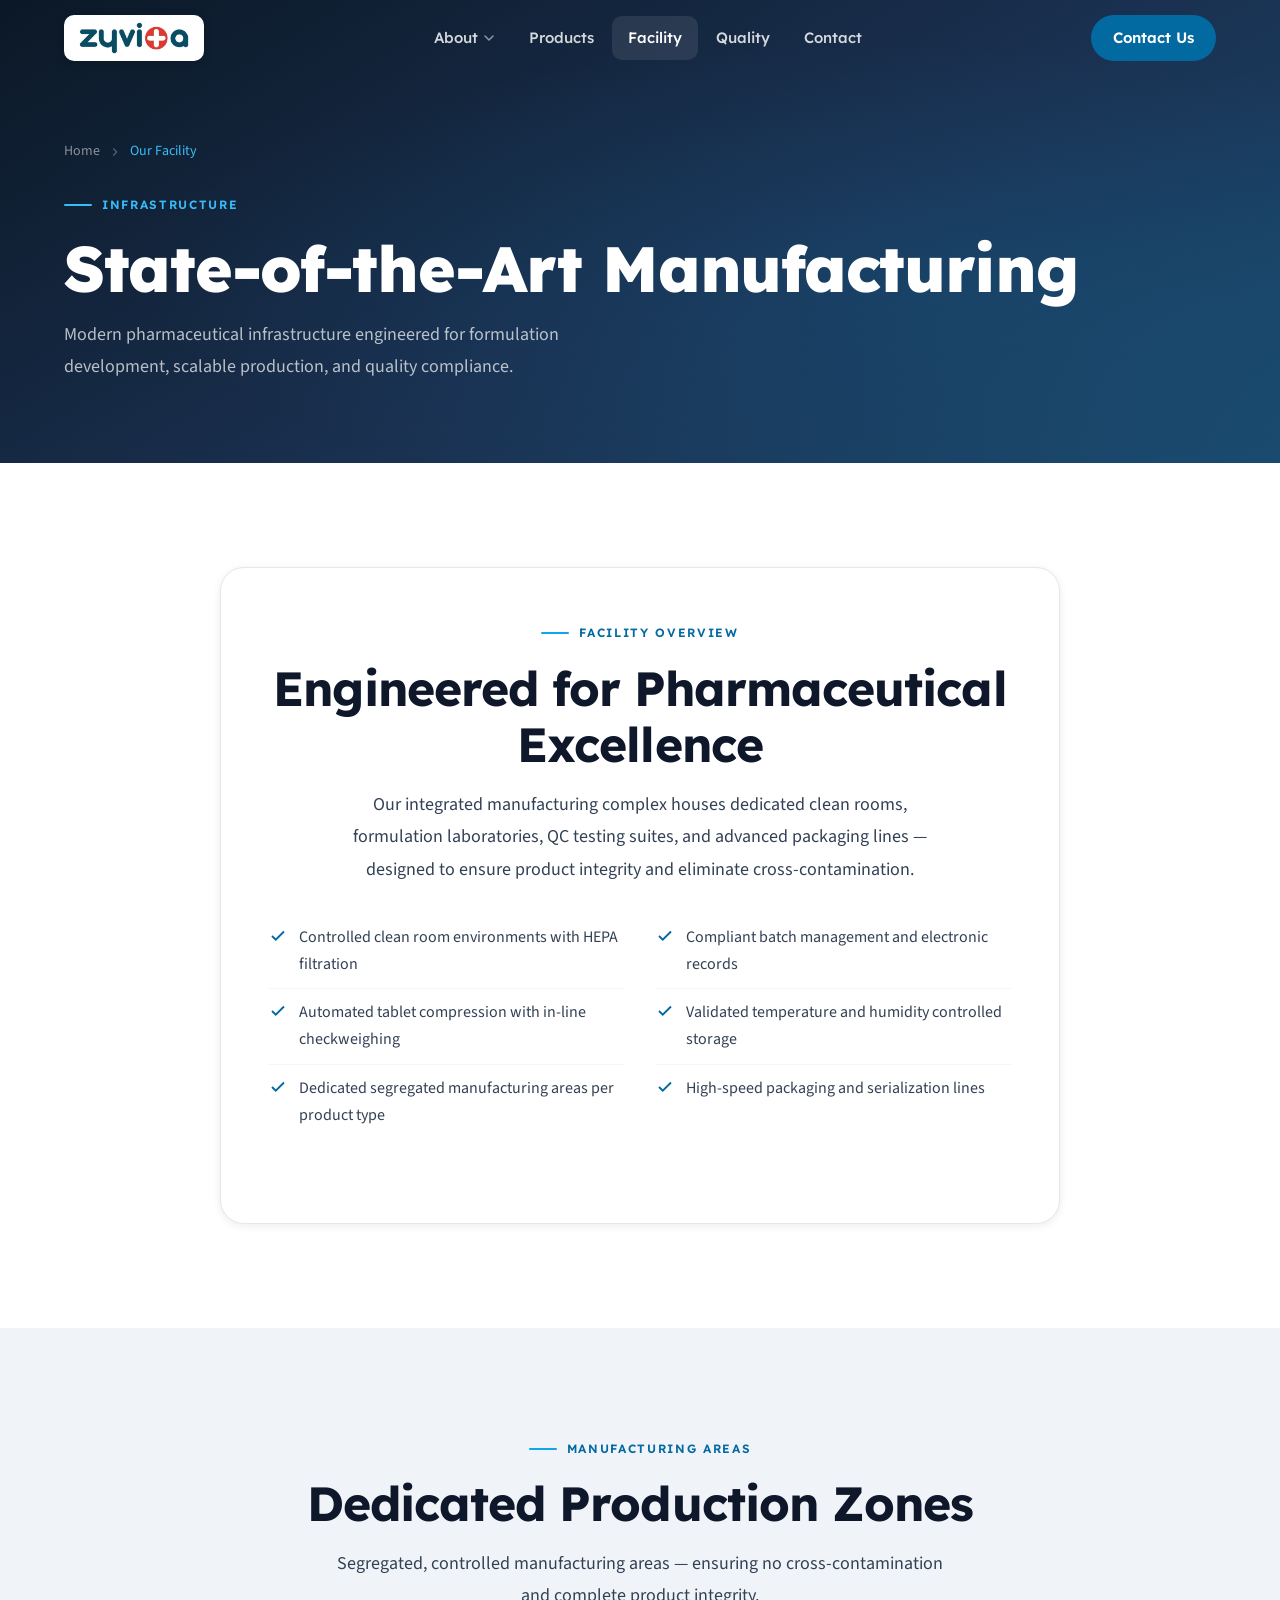
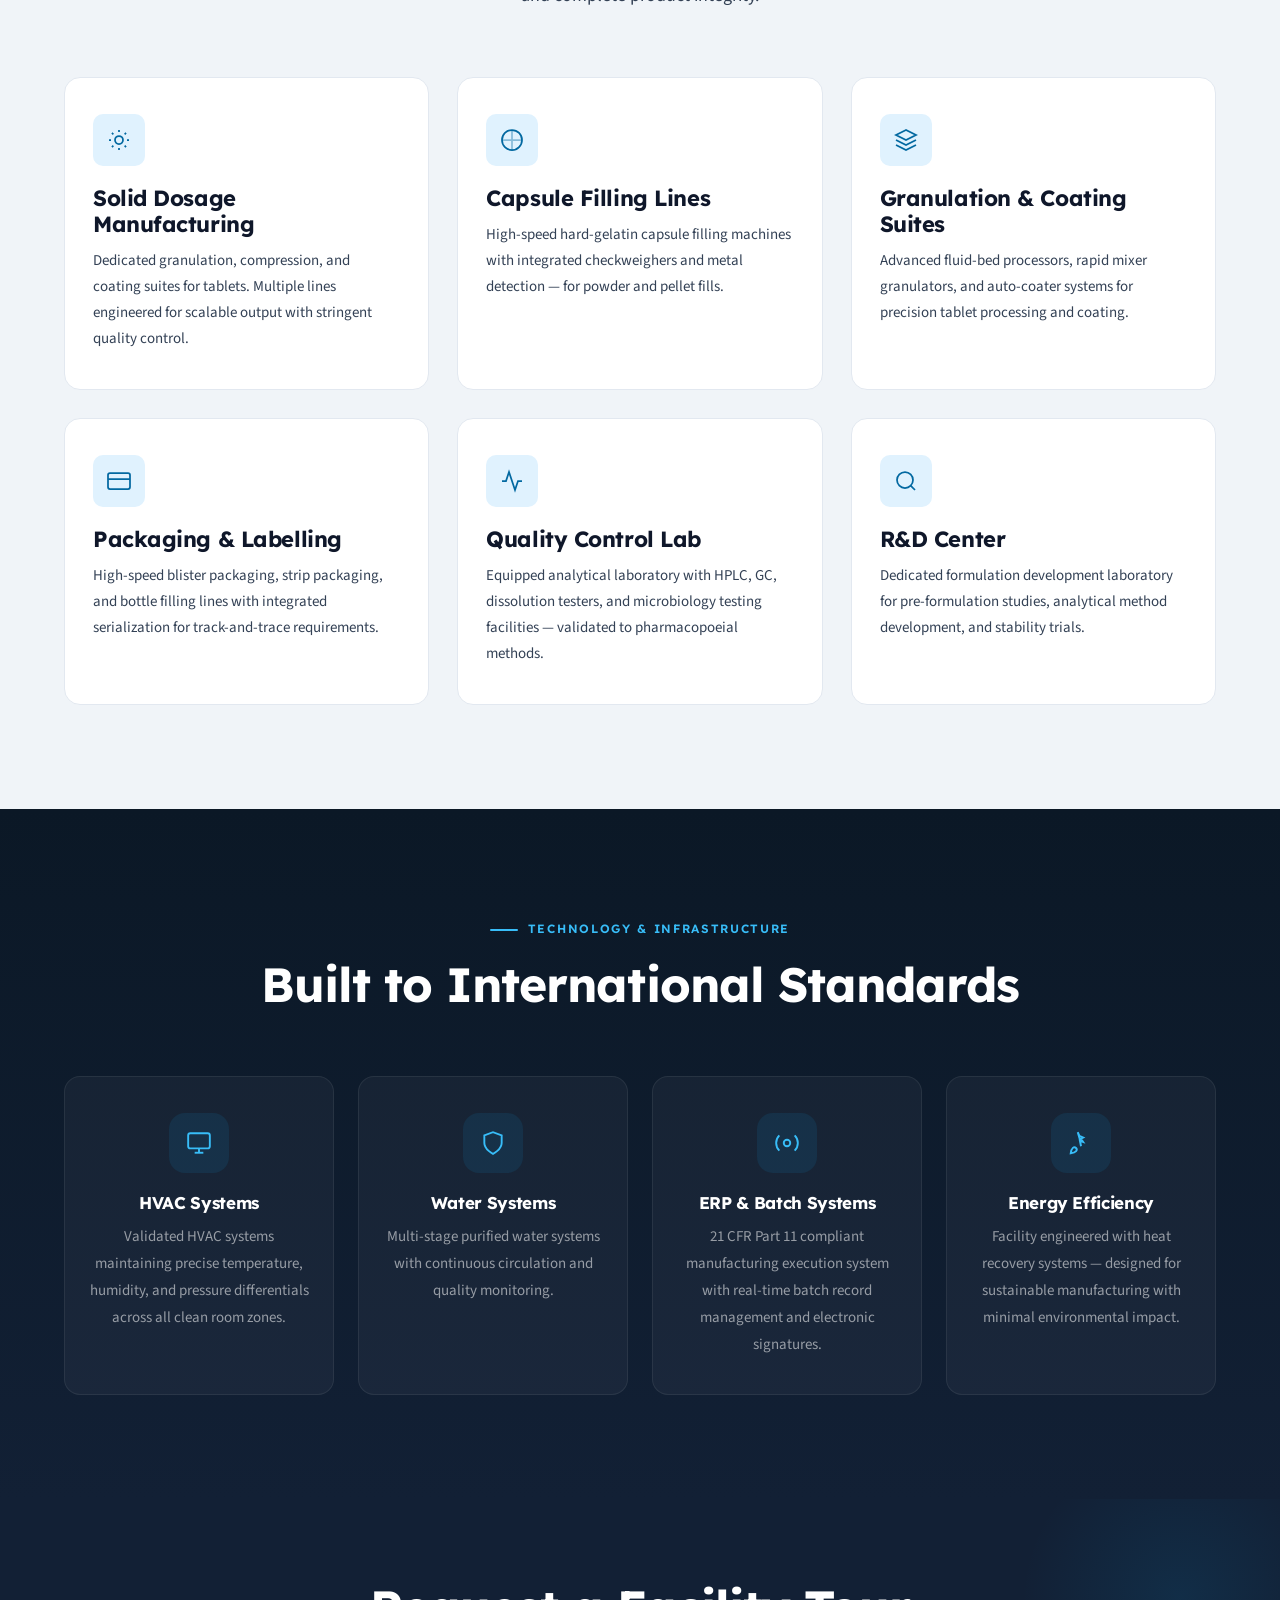
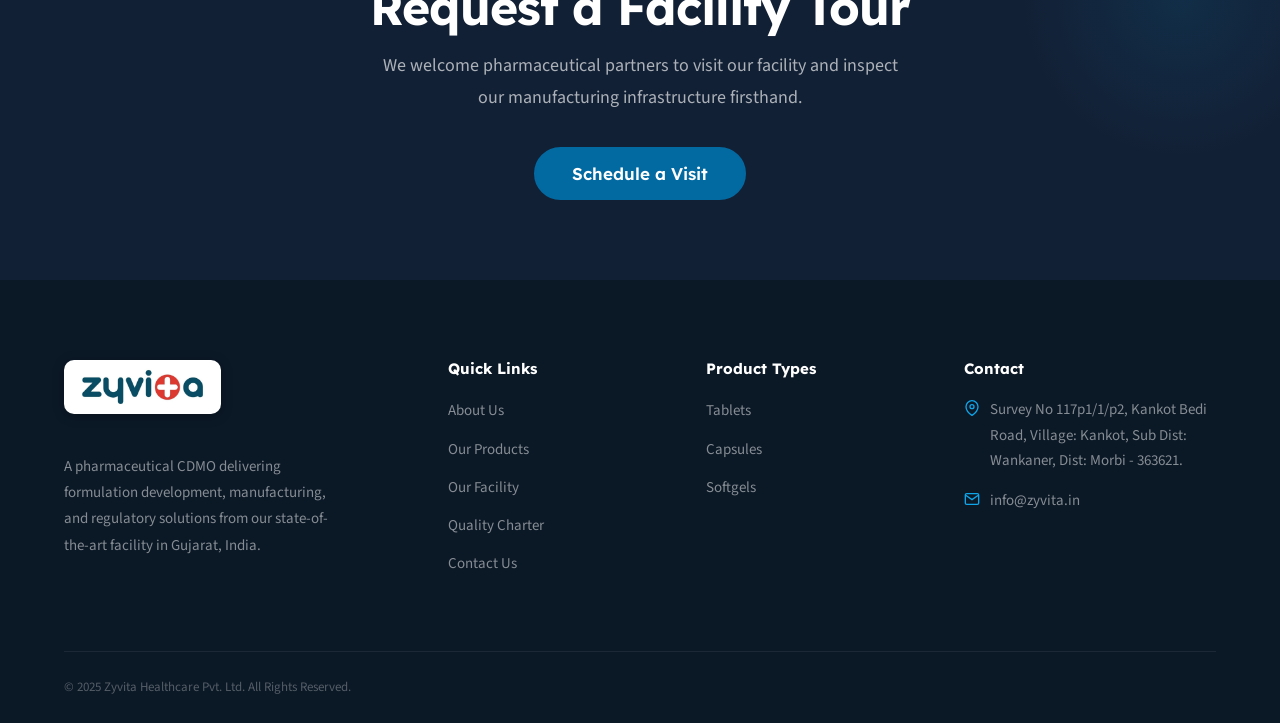
<file: facility.html>
<!DOCTYPE html>
<html lang="en">
<head>
  <meta charset="UTF-8">
  <meta name="viewport" content="width=device-width, initial-scale=1.0">
  <title>Our Facility | Zyvita Healthcare — Manufacturing Infrastructure</title>
  <meta name="description" content="Zyvita Healthcare's state-of-the-art pharmaceutical manufacturing facility with dedicated production zones in Kankot, Gujarat, India.">
  <link rel="preconnect" href="https://fonts.googleapis.com">
  <link rel="preconnect" href="https://fonts.gstatic.com" crossorigin>
  <link href="https://fonts.googleapis.com/css2?family=Lexend:wght@300;400;500;600;700;800&family=Source+Sans+3:ital,wght@0,300;0,400;0,500;0,600;0,700;1,400&display=swap" rel="stylesheet">
  <link rel="stylesheet" href="css/style.css">
</head>
<body>

  <div class="preloader">
    <div class="preloader-logo">
      <img src="images/logo.png" alt="Zyvita Healthcare" class="logo-img" width="180" height="55">
    </div>
    <div class="preloader-line"></div>
  </div>

  <header class="header" id="site-header">
    <div class="container">
      <div class="header__inner">
        <a href="index.html" class="logo" aria-label="Zyvita Healthcare Home">
          <img src="images/logo.png" alt="Zyvita Healthcare" class="logo-img" width="150" height="45">
        </a>

        <nav class="nav" id="main-nav" aria-label="Main navigation">
          <div class="nav-item">
            <a href="about.html" class="nav-link">About <svg class="chevron" viewBox="0 0 12 12" fill="none"><path d="M2 4l4 4 4-4" stroke="currentColor" stroke-width="1.5" stroke-linecap="round" stroke-linejoin="round"/></svg></a>
            <div class="dropdown">
              <a href="about.html#mission"><svg viewBox="0 0 24 24" fill="none" stroke="currentColor" stroke-width="1.75"><circle cx="12" cy="12" r="10"/><circle cx="12" cy="12" r="3"/></svg>Mission &amp; Vision</a>
              <a href="about.html#directors"><svg viewBox="0 0 24 24" fill="none" stroke="currentColor" stroke-width="1.75"><path d="M17 21v-2a4 4 0 00-4-4H5a4 4 0 00-4 4v2"/><circle cx="9" cy="7" r="4"/><path d="M23 21v-2a4 4 0 00-3-3.87"/><path d="M16 3.13a4 4 0 010 7.75"/></svg>Board of Directors</a>
            </div>
          </div>
          <a href="products.html" class="nav-link">Products</a>
          <a href="facility.html" class="nav-link active">Facility</a>
          <a href="quality.html" class="nav-link">Quality</a>
          <a href="contact.html" class="nav-link">Contact</a>
        </nav>
        <a href="contact.html" class="header-cta">Contact Us</a>
        <button class="menu-toggle" id="menu-toggle-btn" aria-label="Toggle navigation menu" aria-expanded="false" aria-controls="main-nav"><span></span><span></span><span></span></button>
      </div>
    </div>
  </header>

  <!-- Page Header -->
  <section class="page-header">
    <div class="container">
      <nav class="breadcrumb" aria-label="Breadcrumb">
        <a href="index.html">Home</a>
        <svg viewBox="0 0 24 24" fill="none" stroke="currentColor" stroke-width="2"><polyline points="9 18 15 12 9 6"/></svg>
        <span class="current">Our Facility</span>
      </nav>
      <div class="label label--light">Infrastructure</div>
      <h1>State-of-the-Art Manufacturing</h1>
      <p>Modern pharmaceutical infrastructure engineered for formulation development, scalable production, and quality compliance.</p>
    </div>
  </section>

  <!-- Facility Overview (Rebalanced without photo) -->
  <section class="section section--white">
    <div class="container">
      <div class="overview-card-center reveal">
        <div class="section-header section-header--center" style="margin-bottom:28px">
          <div class="label">Facility Overview</div>
          <h2>Engineered for Pharmaceutical Excellence</h2>
          <p>Our integrated manufacturing complex houses dedicated clean rooms, formulation laboratories, QC testing suites, and advanced packaging lines — designed to ensure product integrity and eliminate cross-contamination.</p>
        </div>

        <div class="grid grid--2" style="margin-top:24px">
          <ul class="check-list">
            <li>
              <svg viewBox="0 0 24 24" fill="none" stroke="currentColor" stroke-width="2.5"><polyline points="20 6 9 17 4 12"/></svg>
              Controlled clean room environments with HEPA filtration
            </li>
            <li>
              <svg viewBox="0 0 24 24" fill="none" stroke="currentColor" stroke-width="2.5"><polyline points="20 6 9 17 4 12"/></svg>
              Automated tablet compression with in-line checkweighing
            </li>
            <li>
              <svg viewBox="0 0 24 24" fill="none" stroke="currentColor" stroke-width="2.5"><polyline points="20 6 9 17 4 12"/></svg>
              Dedicated segregated manufacturing areas per product type
            </li>
          </ul>

          <ul class="check-list">
            <li>
              <svg viewBox="0 0 24 24" fill="none" stroke="currentColor" stroke-width="2.5"><polyline points="20 6 9 17 4 12"/></svg>
              Compliant batch management and electronic records
            </li>
            <li>
              <svg viewBox="0 0 24 24" fill="none" stroke="currentColor" stroke-width="2.5"><polyline points="20 6 9 17 4 12"/></svg>
              Validated temperature and humidity controlled storage
            </li>
            <li>
              <svg viewBox="0 0 24 24" fill="none" stroke="currentColor" stroke-width="2.5"><polyline points="20 6 9 17 4 12"/></svg>
              High-speed packaging and serialization lines
            </li>
          </ul>
        </div>
      </div>
    </div>
  </section>

  <!-- Dedicated Production Zones -->
  <section class="section section--alt" id="zones">
    <div class="container">
      <div class="section-header section-header--center reveal">
        <div class="label">Manufacturing Areas</div>
        <h2>Dedicated Production Zones</h2>
        <p>Segregated, controlled manufacturing areas — ensuring no cross-contamination and complete product integrity.</p>
      </div>

      <div class="grid grid--3">
        <div class="service-card reveal delay-1">
          <div class="service-icon">
            <svg viewBox="0 0 24 24" fill="none" stroke="currentColor" stroke-width="1.75"><circle cx="12" cy="12" r="4"/><path d="M12 2v2M12 20v2M4.93 4.93l1.41 1.41M17.66 17.66l1.41 1.41M2 12h2M20 12h2M4.93 19.07l1.41-1.41M17.66 6.34l1.41-1.41"/></svg>
          </div>
          <h4>Solid Dosage Manufacturing</h4>
          <p>Dedicated granulation, compression, and coating suites for tablets. Multiple lines engineered for scalable output with stringent quality control.</p>
        </div>

        <div class="service-card reveal delay-2">
          <div class="service-icon">
            <svg viewBox="0 0 24 24" fill="none" stroke="currentColor" stroke-width="1.75"><path d="M12 2C6.48 2 2 6.48 2 12s4.48 10 10 10 10-4.48 10-10S17.52 2 12 2z"/><path d="M12 2v20M2 12h20" opacity=".4"/></svg>
          </div>
          <h4>Capsule Filling Lines</h4>
          <p>High-speed hard-gelatin capsule filling machines with integrated checkweighers and metal detection — for powder and pellet fills.</p>
        </div>

        <div class="service-card reveal delay-3">
          <div class="service-icon">
            <svg viewBox="0 0 24 24" fill="none" stroke="currentColor" stroke-width="1.75"><path d="M12 2L2 7l10 5 10-5-10-5zM2 17l10 5 10-5M2 12l10 5 10-5"/></svg>
          </div>
          <h4>Granulation &amp; Coating Suites</h4>
          <p>Advanced fluid-bed processors, rapid mixer granulators, and auto-coater systems for precision tablet processing and coating.</p>
        </div>

        <div class="service-card reveal delay-1">
          <div class="service-icon">
            <svg viewBox="0 0 24 24" fill="none" stroke="currentColor" stroke-width="1.75"><rect x="1" y="4" width="22" height="16" rx="2"/><line x1="1" y1="10" x2="23" y2="10"/></svg>
          </div>
          <h4>Packaging &amp; Labelling</h4>
          <p>High-speed blister packaging, strip packaging, and bottle filling lines with integrated serialization for track-and-trace requirements.</p>
        </div>

        <div class="service-card reveal delay-2">
          <div class="service-icon">
            <svg viewBox="0 0 24 24" fill="none" stroke="currentColor" stroke-width="1.75"><polyline points="22 12 18 12 15 21 9 3 6 12 2 12"/></svg>
          </div>
          <h4>Quality Control Lab</h4>
          <p>Equipped analytical laboratory with HPLC, GC, dissolution testers, and microbiology testing facilities — validated to pharmacopoeial methods.</p>
        </div>

        <div class="service-card reveal delay-3">
          <div class="service-icon">
            <svg viewBox="0 0 24 24" fill="none" stroke="currentColor" stroke-width="1.75"><circle cx="11" cy="11" r="8"/><line x1="21" y1="21" x2="16.65" y2="16.65"/></svg>
          </div>
          <h4>R&amp;D Center</h4>
          <p>Dedicated formulation development laboratory for pre-formulation studies, analytical method development, and stability trials.</p>
        </div>
      </div>
    </div>
  </section>

  <!-- Infrastructure highlights -->
  <section class="section section--dark">
    <div class="container">
      <div class="section-header section-header--center reveal">
        <div class="label label--light">Technology &amp; Infrastructure</div>
        <h2>Built to International Standards</h2>
      </div>

      <div class="grid grid--4">
        <div class="diff-card reveal delay-1">
          <div class="diff-icon">
            <svg viewBox="0 0 24 24" fill="none" stroke="currentColor" stroke-width="1.75"><rect x="2" y="3" width="20" height="14" rx="2"/><line x1="8" y1="21" x2="16" y2="21"/><line x1="12" y1="17" x2="12" y2="21"/></svg>
          </div>
          <h4>HVAC Systems</h4>
          <p>Validated HVAC systems maintaining precise temperature, humidity, and pressure differentials across all clean room zones.</p>
        </div>

        <div class="diff-card reveal delay-2">
          <div class="diff-icon">
            <svg viewBox="0 0 24 24" fill="none" stroke="currentColor" stroke-width="1.75"><path d="M12 22s8-4 8-10V5l-8-3-8 3v7c0 6 8 10 8 10z"/></svg>
          </div>
          <h4>Water Systems</h4>
          <p>Multi-stage purified water systems with continuous circulation and quality monitoring.</p>
        </div>

        <div class="diff-card reveal delay-3">
          <div class="diff-icon">
            <svg viewBox="0 0 24 24" fill="none" stroke="currentColor" stroke-width="1.75"><circle cx="12" cy="12" r="3"/><path d="M19.07 4.93a10 10 0 010 14.14M4.93 4.93a10 10 0 000 14.14"/></svg>
          </div>
          <h4>ERP &amp; Batch Systems</h4>
          <p>21 CFR Part 11 compliant manufacturing execution system with real-time batch record management and electronic signatures.</p>
        </div>

        <div class="diff-card reveal delay-4">
          <div class="diff-icon">
            <svg viewBox="0 0 24 24" fill="none" stroke="currentColor" stroke-width="1.75"><path d="M4.5 16.5c-1.5 1.26-2 5-2 5s3.74-.5 5-2c.71-.84.7-2.13-.09-2.91a2.18 2.18 0 00-2.91-.09z"/><path d="M12 15L11 9 9 2l1.5 3.5L14 7l-2 1 2 3-3-1z"/></svg>
          </div>
          <h4>Energy Efficiency</h4>
          <p>Facility engineered with heat recovery systems — designed for sustainable manufacturing with minimal environmental impact.</p>
        </div>
      </div>
    </div>
  </section>

  <!-- CTA Banner -->
  <section class="cta-banner">
    <div class="container">
      <div class="cta-banner__inner">
        <h2>Request a Facility Tour</h2>
        <p>We welcome pharmaceutical partners to visit our facility and inspect our manufacturing infrastructure firsthand.</p>
        <a href="contact.html" class="btn btn-primary btn-lg" id="facility-cta-btn">Schedule a Visit</a>
      </div>
    </div>
  </section>

  <!-- Footer -->
  <footer class="footer">
    <div class="container">
      <div class="footer__grid">
        <div class="footer__brand">
          <a href="index.html" class="logo" aria-label="Zyvita Healthcare Home">
            <img src="images/logo.png" alt="Zyvita Healthcare" class="logo-img" width="165" height="50">
          </a>
          <p>A pharmaceutical CDMO delivering formulation development, manufacturing, and regulatory solutions from our state-of-the-art facility in Gujarat, India.</p>
        </div>
        <div class="footer__col">
          <h5>Quick Links</h5>
          <ul class="footer__links">
            <li><a href="about.html">About Us</a></li>
            <li><a href="products.html">Our Products</a></li>
            <li><a href="facility.html">Our Facility</a></li>
            <li><a href="quality.html">Quality Charter</a></li>
            <li><a href="contact.html">Contact Us</a></li>
          </ul>
        </div>
        <div class="footer__col">
          <h5>Product Types</h5>
          <ul class="footer__links">
            <li><a href="products.html">Tablets</a></li>
            <li><a href="products.html">Capsules</a></li>
            <li><a href="products.html">Softgels</a></li>
          </ul>
        </div>
        <div class="footer__col">
          <h5>Contact</h5>
          <ul class="footer__contact">
            <li><svg viewBox="0 0 24 24" fill="none" stroke="currentColor" stroke-width="2"><path d="M21 10c0 7-9 13-9 13s-9-6-9-13a9 9 0 0118 0z"/><circle cx="12" cy="10" r="3"/></svg>Survey No 117p1/1/p2, Kankot Bedi Road, Village: Kankot, Sub Dist: Wankaner, Dist: Morbi - 363621.</li>
            <li><svg viewBox="0 0 24 24" fill="none" stroke="currentColor" stroke-width="2"><path d="M4 4h16c1.1 0 2 .9 2 2v12c0 1.1-.9 2-2 2H4c-1.1 0-2-.9-2-2V6c0-1.1.9-2 2-2z"/><polyline points="22,6 12,13 2,6"/></svg><a href="mailto:info@zyvita.in">info@zyvita.in</a></li>
          </ul>
        </div>
      </div>
      <div class="footer__bottom">
        <p>&copy; 2025 Zyvita Healthcare Pvt. Ltd. All Rights Reserved.</p>
      </div>
    </div>
  </footer>

  <script src="js/main.js"></script>
</body>
</html>
</file>
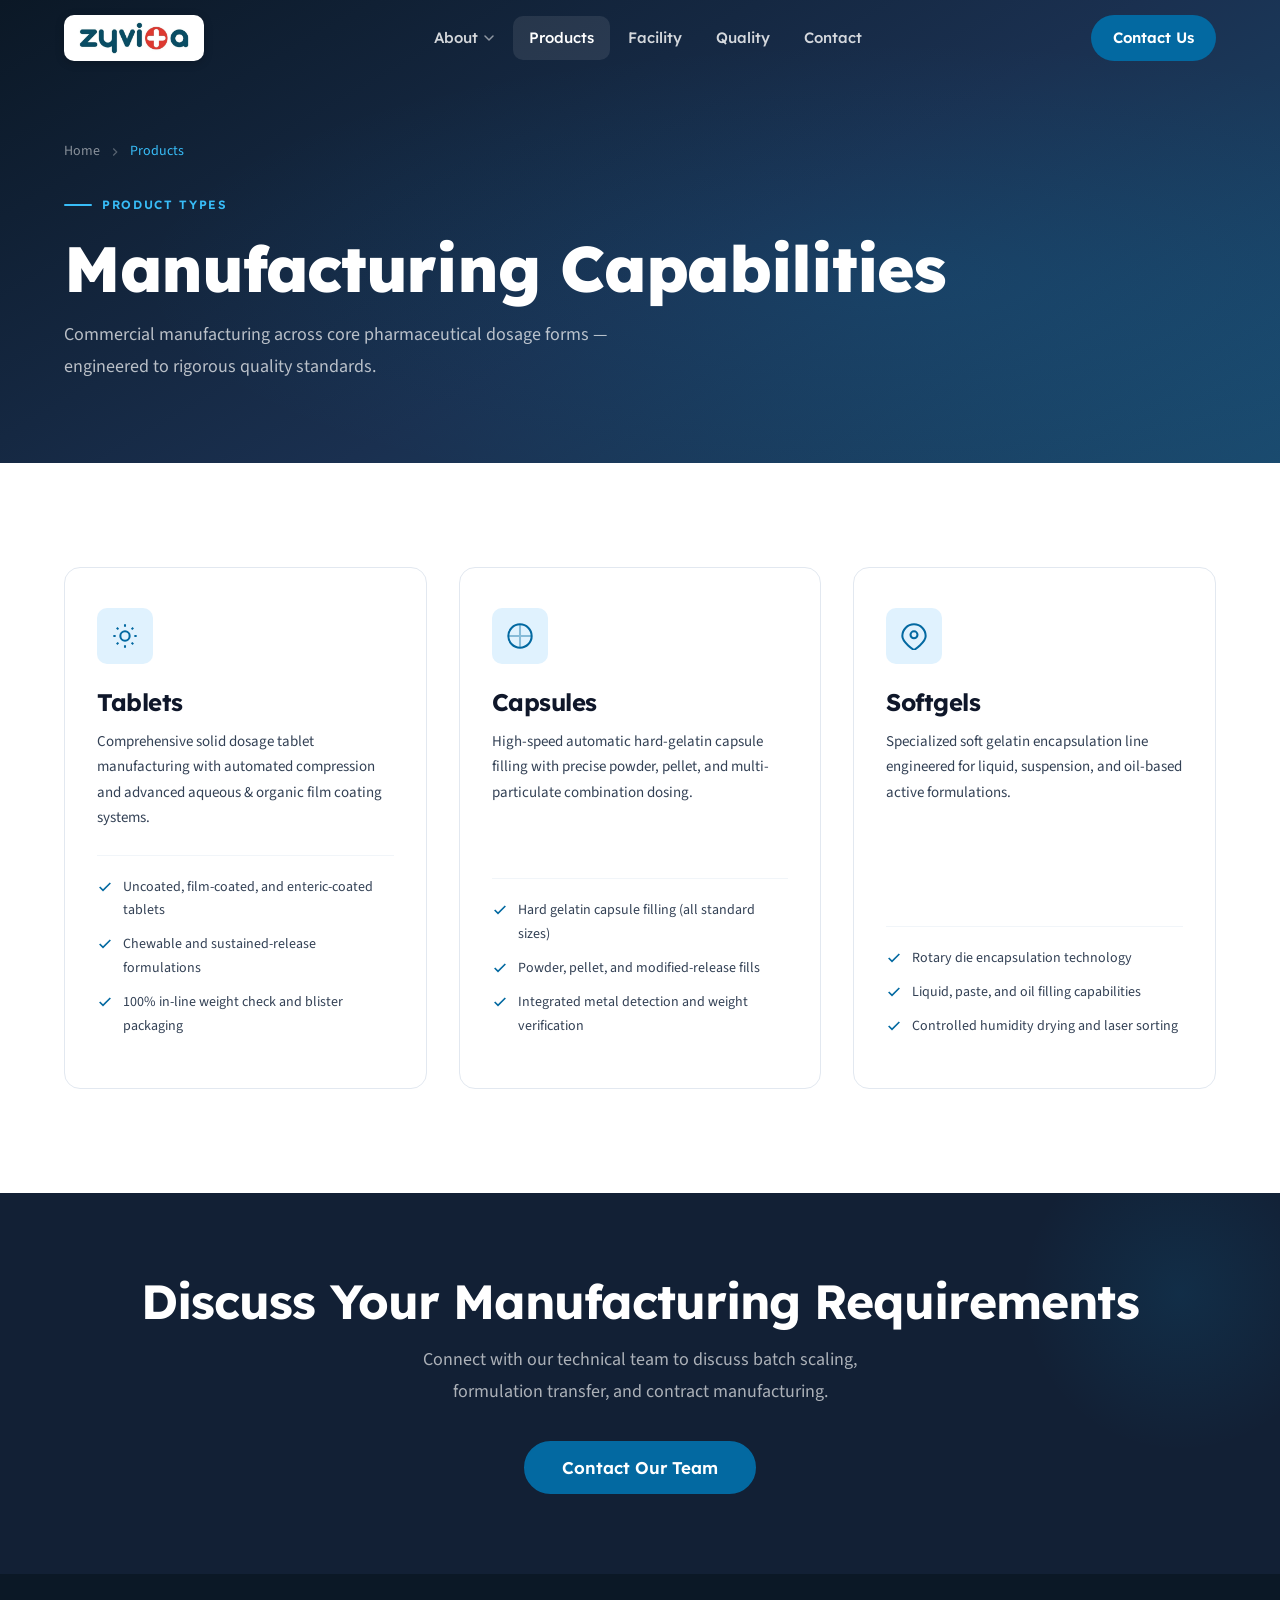
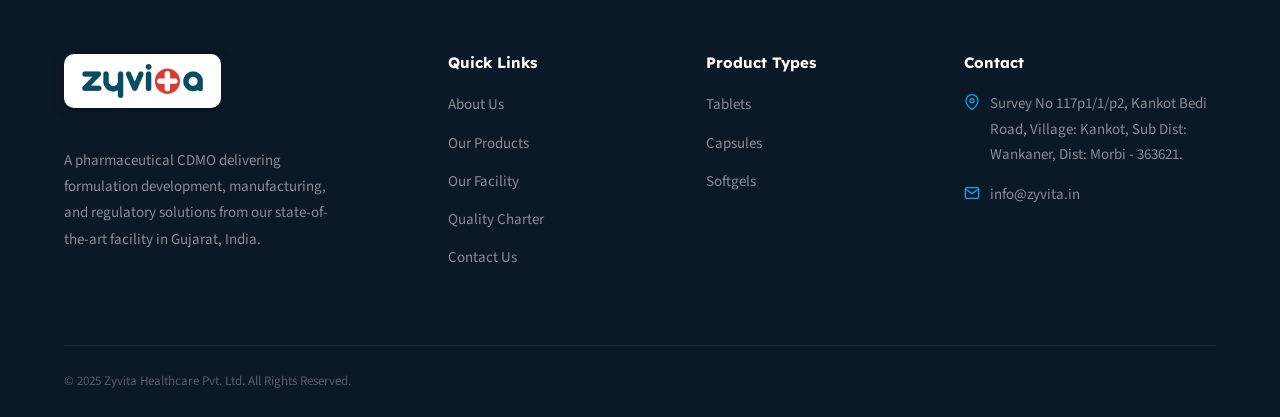
<file: products.html>
<!DOCTYPE html>
<html lang="en">
<head>
  <meta charset="UTF-8">
  <meta name="viewport" content="width=device-width, initial-scale=1.0">
  <title>Products | Zyvita Healthcare — Tablets, Capsules &amp; Softgels</title>
  <meta name="description" content="Zyvita Healthcare's pharmaceutical manufacturing capabilities across key dosage forms — Tablets, Capsules, and Softgels.">
  <link rel="preconnect" href="https://fonts.googleapis.com">
  <link rel="preconnect" href="https://fonts.gstatic.com" crossorigin>
  <link href="https://fonts.googleapis.com/css2?family=Lexend:wght@300;400;500;600;700;800&family=Source+Sans+3:ital,wght@0,300;0,400;0,500;0,600;0,700;1,400&display=swap" rel="stylesheet">
  <link rel="stylesheet" href="css/style.css">
</head>
<body>

  <div class="preloader">
    <div class="preloader-logo">
      <img src="images/logo.png" alt="Zyvita Healthcare" class="logo-img" width="180" height="55">
    </div>
    <div class="preloader-line"></div>
  </div>

  <header class="header" id="site-header">
    <div class="container">
      <div class="header__inner">
        <a href="index.html" class="logo" aria-label="Zyvita Healthcare Home">
          <img src="images/logo.png" alt="Zyvita Healthcare" class="logo-img" width="150" height="45">
        </a>

        <nav class="nav" id="main-nav" aria-label="Main navigation">
          <div class="nav-item">
            <a href="about.html" class="nav-link">About <svg class="chevron" viewBox="0 0 12 12" fill="none"><path d="M2 4l4 4 4-4" stroke="currentColor" stroke-width="1.5" stroke-linecap="round" stroke-linejoin="round"/></svg></a>
            <div class="dropdown">
              <a href="about.html#mission"><svg viewBox="0 0 24 24" fill="none" stroke="currentColor" stroke-width="1.75"><circle cx="12" cy="12" r="10"/><circle cx="12" cy="12" r="3"/></svg>Mission &amp; Vision</a>
              <a href="about.html#directors"><svg viewBox="0 0 24 24" fill="none" stroke="currentColor" stroke-width="1.75"><path d="M17 21v-2a4 4 0 00-4-4H5a4 4 0 00-4 4v2"/><circle cx="9" cy="7" r="4"/><path d="M23 21v-2a4 4 0 00-3-3.87"/><path d="M16 3.13a4 4 0 010 7.75"/></svg>Board of Directors</a>
            </div>
          </div>
          <a href="products.html" class="nav-link active">Products</a>
          <a href="facility.html" class="nav-link">Facility</a>
          <a href="quality.html" class="nav-link">Quality</a>
          <a href="contact.html" class="nav-link">Contact</a>
        </nav>
        <a href="contact.html" class="header-cta">Contact Us</a>
        <button class="menu-toggle" id="menu-toggle-btn" aria-label="Toggle navigation menu" aria-expanded="false" aria-controls="main-nav"><span></span><span></span><span></span></button>
      </div>
    </div>
  </header>

  <!-- Page Header -->
  <section class="page-header">
    <div class="container">
      <nav class="breadcrumb" aria-label="Breadcrumb">
        <a href="index.html">Home</a>
        <svg viewBox="0 0 24 24" fill="none" stroke="currentColor" stroke-width="2" aria-hidden="true"><polyline points="9 18 15 12 9 6"/></svg>
        <span class="current">Products</span>
      </nav>
      <div class="label label--light">Product Types</div>
      <h1>Manufacturing Capabilities</h1>
      <p>Commercial manufacturing across core pharmaceutical dosage forms — engineered to rigorous quality standards.</p>
    </div>
  </section>

  <!-- Product Types Section -->
  <section class="section section--white">
    <div class="container">
      <div class="product-types-grid">

        <!-- Tablets -->
        <div class="product-type-card reveal delay-1">
          <div class="product-type-icon">
            <svg viewBox="0 0 24 24" fill="none" stroke="currentColor" stroke-width="1.75" aria-hidden="true">
              <circle cx="12" cy="12" r="4"/>
              <path d="M12 2v2M12 20v2M4.93 4.93l1.41 1.41M17.66 17.66l1.41 1.41M2 12h2M20 12h2M4.93 19.07l1.41-1.41M17.66 6.34l1.41-1.41"/>
            </svg>
          </div>
          <h3>Tablets</h3>
          <p>Comprehensive solid dosage tablet manufacturing with automated compression and advanced aqueous &amp; organic film coating systems.</p>
          <ul class="product-type-specs">
            <li>
              <svg viewBox="0 0 24 24" fill="none" stroke="currentColor" stroke-width="2.5"><polyline points="20 6 9 17 4 12"/></svg>
              Uncoated, film-coated, and enteric-coated tablets
            </li>
            <li>
              <svg viewBox="0 0 24 24" fill="none" stroke="currentColor" stroke-width="2.5"><polyline points="20 6 9 17 4 12"/></svg>
              Chewable and sustained-release formulations
            </li>
            <li>
              <svg viewBox="0 0 24 24" fill="none" stroke="currentColor" stroke-width="2.5"><polyline points="20 6 9 17 4 12"/></svg>
              100% in-line weight check and blister packaging
            </li>
          </ul>
        </div>

        <!-- Capsules -->
        <div class="product-type-card reveal delay-2">
          <div class="product-type-icon">
            <svg viewBox="0 0 24 24" fill="none" stroke="currentColor" stroke-width="1.75" aria-hidden="true">
              <path d="M12 2C6.48 2 2 6.48 2 12s4.48 10 10 10 10-4.48 10-10S17.52 2 12 2z"/>
              <path d="M12 2v20M2 12h20" opacity=".4"/>
            </svg>
          </div>
          <h3>Capsules</h3>
          <p>High-speed automatic hard-gelatin capsule filling with precise powder, pellet, and multi-particulate combination dosing.</p>
          <ul class="product-type-specs">
            <li>
              <svg viewBox="0 0 24 24" fill="none" stroke="currentColor" stroke-width="2.5"><polyline points="20 6 9 17 4 12"/></svg>
              Hard gelatin capsule filling (all standard sizes)
            </li>
            <li>
              <svg viewBox="0 0 24 24" fill="none" stroke="currentColor" stroke-width="2.5"><polyline points="20 6 9 17 4 12"/></svg>
              Powder, pellet, and modified-release fills
            </li>
            <li>
              <svg viewBox="0 0 24 24" fill="none" stroke="currentColor" stroke-width="2.5"><polyline points="20 6 9 17 4 12"/></svg>
              Integrated metal detection and weight verification
            </li>
          </ul>
        </div>

        <!-- Softgels -->
        <div class="product-type-card reveal delay-3">
          <div class="product-type-icon">
            <svg viewBox="0 0 24 24" fill="none" stroke="currentColor" stroke-width="1.75" aria-hidden="true">
              <path d="M12 2a10 10 0 0 0-10 10c0 5.52 10 12 10 12s10-6.48 10-12A10 10 0 0 0 12 2z"/>
              <circle cx="12" cy="11" r="3"/>
            </svg>
          </div>
          <h3>Softgels</h3>
          <p>Specialized soft gelatin encapsulation line engineered for liquid, suspension, and oil-based active formulations.</p>
          <ul class="product-type-specs">
            <li>
              <svg viewBox="0 0 24 24" fill="none" stroke="currentColor" stroke-width="2.5"><polyline points="20 6 9 17 4 12"/></svg>
              Rotary die encapsulation technology
            </li>
            <li>
              <svg viewBox="0 0 24 24" fill="none" stroke="currentColor" stroke-width="2.5"><polyline points="20 6 9 17 4 12"/></svg>
              Liquid, paste, and oil filling capabilities
            </li>
            <li>
              <svg viewBox="0 0 24 24" fill="none" stroke="currentColor" stroke-width="2.5"><polyline points="20 6 9 17 4 12"/></svg>
              Controlled humidity drying and laser sorting
            </li>
          </ul>
        </div>

      </div>
    </div>
  </section>

  <!-- CTA Banner -->
  <section class="cta-banner">
    <div class="container">
      <div class="cta-banner__inner">
        <h2>Discuss Your Manufacturing Requirements</h2>
        <p>Connect with our technical team to discuss batch scaling, formulation transfer, and contract manufacturing.</p>
        <a href="contact.html" class="btn btn-primary btn-lg" id="products-cta-btn">Contact Our Team</a>
      </div>
    </div>
  </section>

  <!-- Footer -->
  <footer class="footer">
    <div class="container">
      <div class="footer__grid">
        <div class="footer__brand">
          <a href="index.html" class="logo" aria-label="Zyvita Healthcare Home">
            <img src="images/logo.png" alt="Zyvita Healthcare" class="logo-img" width="165" height="50">
          </a>
          <p>A pharmaceutical CDMO delivering formulation development, manufacturing, and regulatory solutions from our state-of-the-art facility in Gujarat, India.</p>
        </div>
        <div class="footer__col">
          <h5>Quick Links</h5>
          <ul class="footer__links">
            <li><a href="about.html">About Us</a></li>
            <li><a href="products.html">Our Products</a></li>
            <li><a href="facility.html">Our Facility</a></li>
            <li><a href="quality.html">Quality Charter</a></li>
            <li><a href="contact.html">Contact Us</a></li>
          </ul>
        </div>
        <div class="footer__col">
          <h5>Product Types</h5>
          <ul class="footer__links">
            <li><a href="products.html">Tablets</a></li>
            <li><a href="products.html">Capsules</a></li>
            <li><a href="products.html">Softgels</a></li>
          </ul>
        </div>
        <div class="footer__col">
          <h5>Contact</h5>
          <ul class="footer__contact">
            <li><svg viewBox="0 0 24 24" fill="none" stroke="currentColor" stroke-width="2"><path d="M21 10c0 7-9 13-9 13s-9-6-9-13a9 9 0 0118 0z"/><circle cx="12" cy="10" r="3"/></svg>Survey No 117p1/1/p2, Kankot Bedi Road, Village: Kankot, Sub Dist: Wankaner, Dist: Morbi - 363621.</li>
            <li><svg viewBox="0 0 24 24" fill="none" stroke="currentColor" stroke-width="2"><path d="M4 4h16c1.1 0 2 .9 2 2v12c0 1.1-.9 2-2 2H4c-1.1 0-2-.9-2-2V6c0-1.1.9-2 2-2z"/><polyline points="22,6 12,13 2,6"/></svg><a href="mailto:info@zyvita.in">info@zyvita.in</a></li>
          </ul>
        </div>
      </div>
      <div class="footer__bottom">
        <p>&copy; 2025 Zyvita Healthcare Pvt. Ltd. All Rights Reserved.</p>
      </div>
    </div>
  </footer>

  <script src="js/main.js"></script>
</body>
</html>
</file>
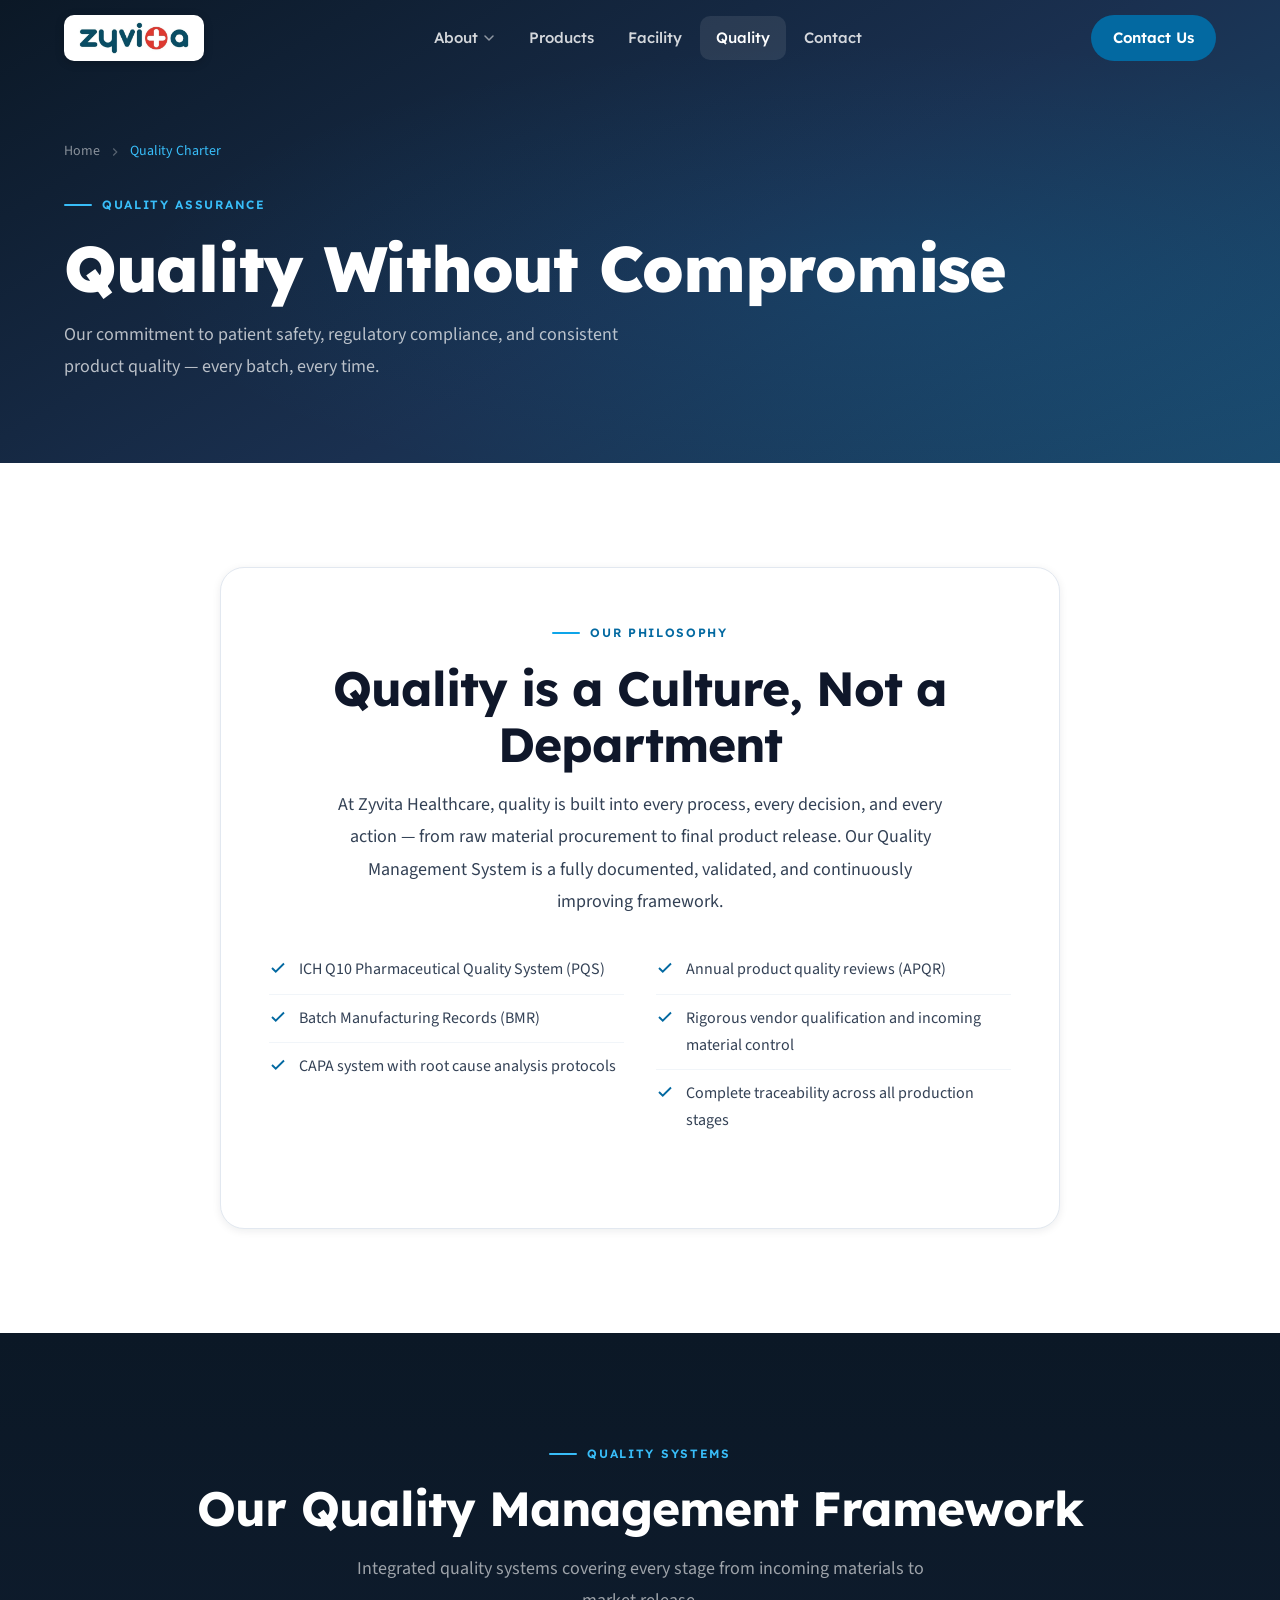
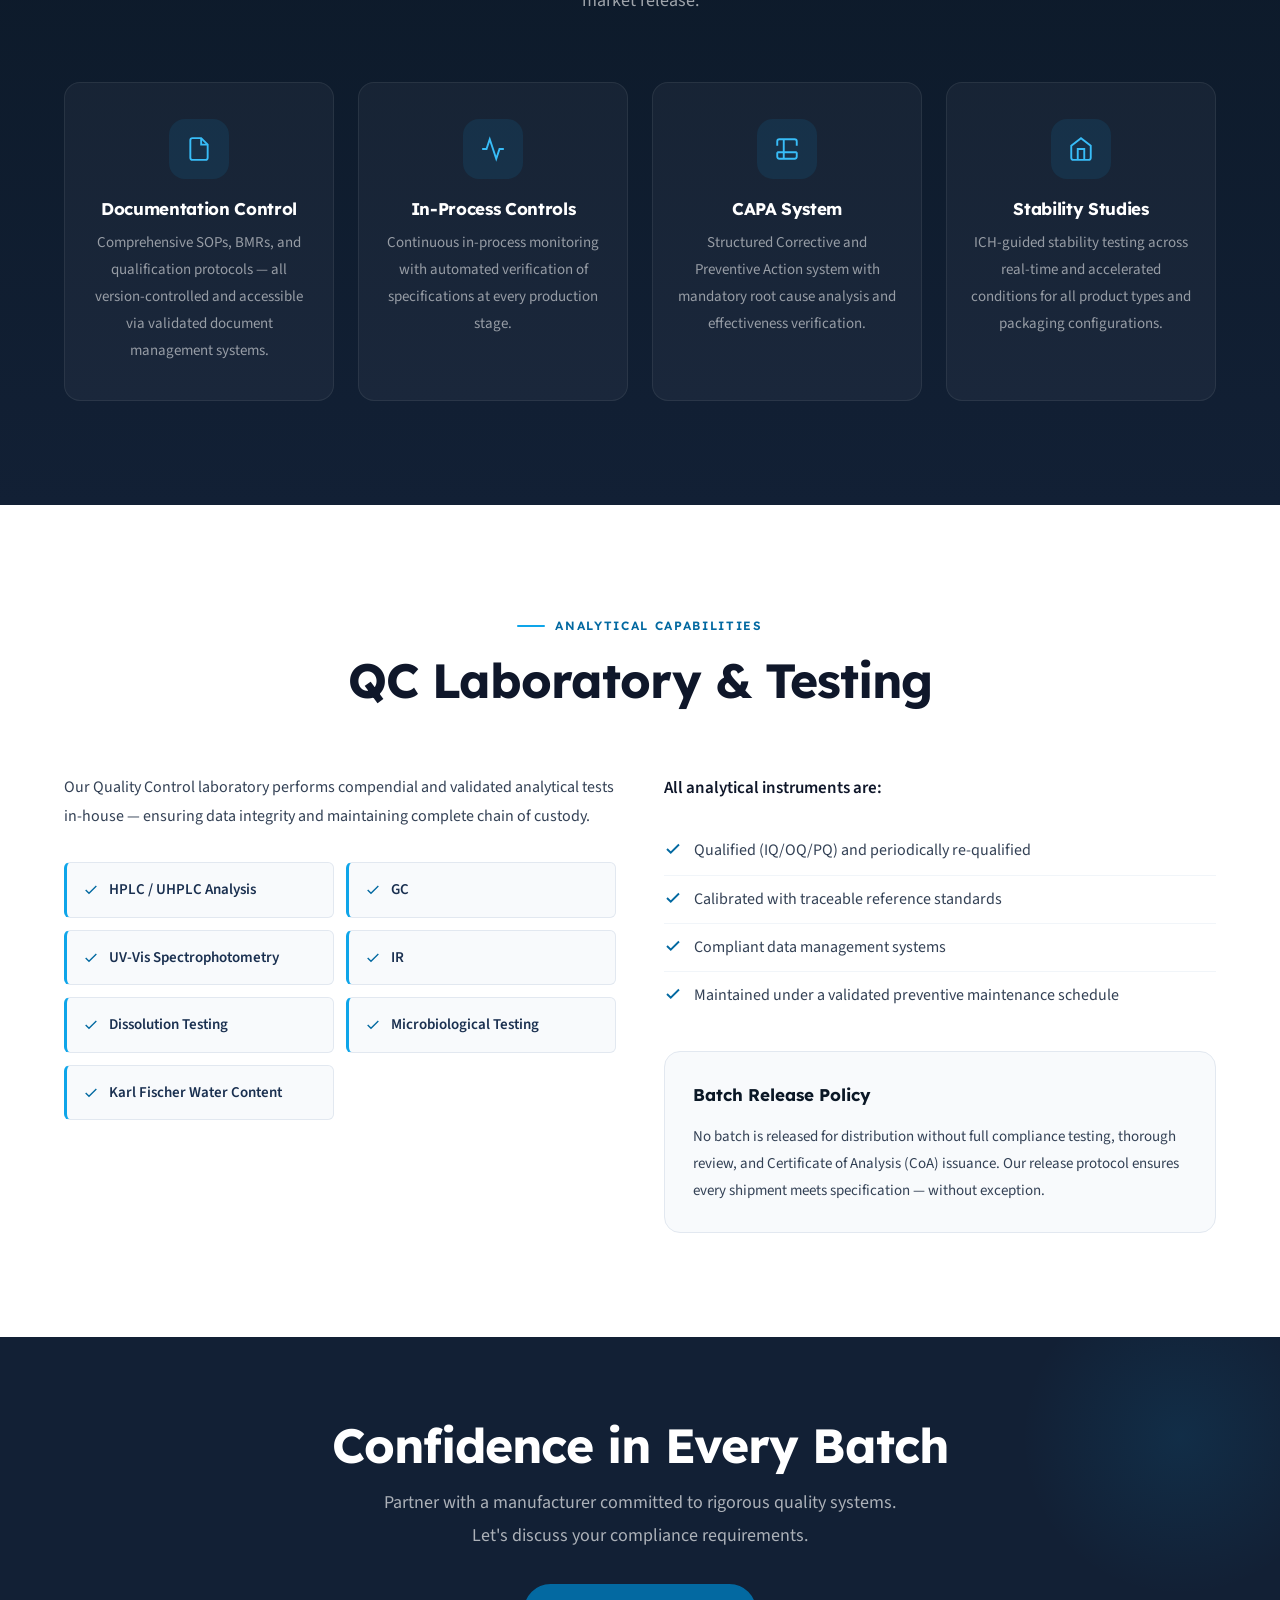
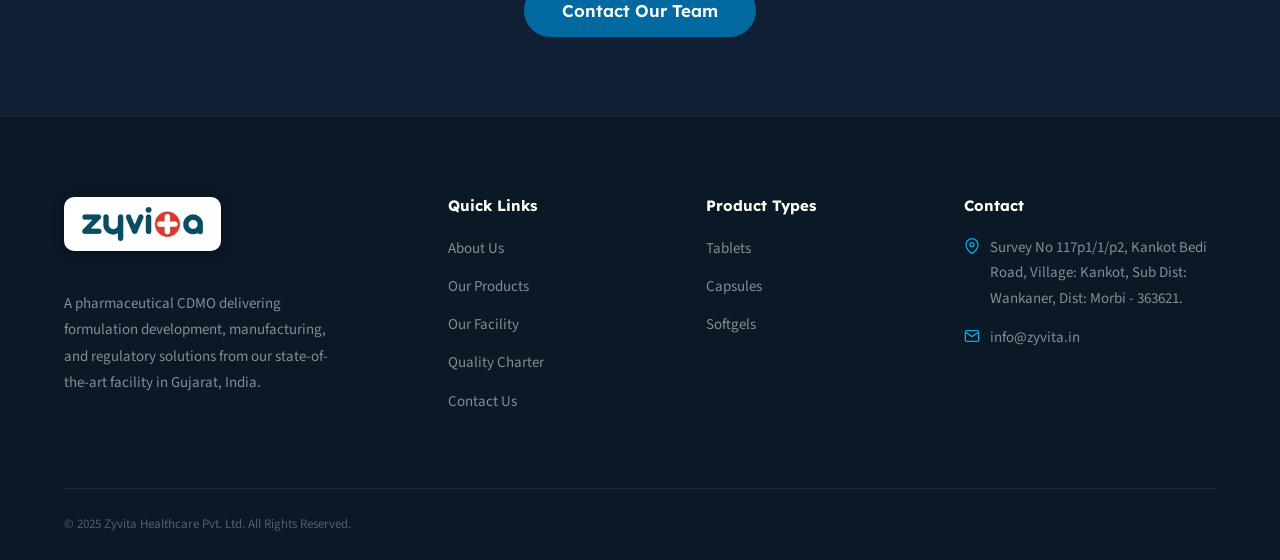
<file: quality.html>
<!DOCTYPE html>
<html lang="en">
<head>
  <meta charset="UTF-8">
  <meta name="viewport" content="width=device-width, initial-scale=1.0">
  <title>Quality Charter | Zyvita Healthcare — Quality Standards</title>
  <meta name="description" content="Zyvita Healthcare's quality charter — zero-compromise quality systems, analytical testing, and validated manufacturing processes.">
  <link rel="preconnect" href="https://fonts.googleapis.com">
  <link rel="preconnect" href="https://fonts.gstatic.com" crossorigin>
  <link href="https://fonts.googleapis.com/css2?family=Lexend:wght@300;400;500;600;700;800&family=Source+Sans+3:ital,wght@0,300;0,400;0,500;0,600;0,700;1,400&display=swap" rel="stylesheet">
  <link rel="stylesheet" href="css/style.css">
</head>
<body>

  <div class="preloader">
    <div class="preloader-logo">
      <img src="images/logo.png" alt="Zyvita Healthcare" class="logo-img" width="180" height="55">
    </div>
    <div class="preloader-line"></div>
  </div>

  <header class="header" id="site-header">
    <div class="container">
      <div class="header__inner">
        <a href="index.html" class="logo" aria-label="Zyvita Healthcare Home">
          <img src="images/logo.png" alt="Zyvita Healthcare" class="logo-img" width="150" height="45">
        </a>

        <nav class="nav" id="main-nav" aria-label="Main navigation">
          <div class="nav-item">
            <a href="about.html" class="nav-link">About <svg class="chevron" viewBox="0 0 12 12" fill="none"><path d="M2 4l4 4 4-4" stroke="currentColor" stroke-width="1.5" stroke-linecap="round" stroke-linejoin="round"/></svg></a>
            <div class="dropdown">
              <a href="about.html#mission"><svg viewBox="0 0 24 24" fill="none" stroke="currentColor" stroke-width="1.75"><circle cx="12" cy="12" r="10"/><circle cx="12" cy="12" r="3"/></svg>Mission &amp; Vision</a>
              <a href="about.html#directors"><svg viewBox="0 0 24 24" fill="none" stroke="currentColor" stroke-width="1.75"><path d="M17 21v-2a4 4 0 00-4-4H5a4 4 0 00-4 4v2"/><circle cx="9" cy="7" r="4"/><path d="M23 21v-2a4 4 0 00-3-3.87"/><path d="M16 3.13a4 4 0 010 7.75"/></svg>Board of Directors</a>
            </div>
          </div>
          <a href="products.html" class="nav-link">Products</a>
          <a href="facility.html" class="nav-link">Facility</a>
          <a href="quality.html" class="nav-link active">Quality</a>
          <a href="contact.html" class="nav-link">Contact</a>
        </nav>
        <a href="contact.html" class="header-cta">Contact Us</a>
        <button class="menu-toggle" id="menu-toggle-btn" aria-label="Toggle navigation menu" aria-expanded="false" aria-controls="main-nav"><span></span><span></span><span></span></button>
      </div>
    </div>
  </header>

  <!-- Page Header -->
  <section class="page-header">
    <div class="container">
      <nav class="breadcrumb" aria-label="Breadcrumb">
        <a href="index.html">Home</a>
        <svg viewBox="0 0 24 24" fill="none" stroke="currentColor" stroke-width="2"><polyline points="9 18 15 12 9 6"/></svg>
        <span class="current">Quality Charter</span>
      </nav>
      <div class="label label--light">Quality Assurance</div>
      <h1>Quality Without Compromise</h1>
      <p>Our commitment to patient safety, regulatory compliance, and consistent product quality — every batch, every time.</p>
    </div>
  </section>

  <!-- Quality Philosophy (Rebalanced without photo) -->
  <section class="section section--white">
    <div class="container">
      <div class="overview-card-center reveal">
        <div class="section-header section-header--center" style="margin-bottom:28px">
          <div class="label">Our Philosophy</div>
          <h2>Quality is a Culture, Not a Department</h2>
          <p>At Zyvita Healthcare, quality is built into every process, every decision, and every action — from raw material procurement to final product release. Our Quality Management System is a fully documented, validated, and continuously improving framework.</p>
        </div>

        <div class="grid grid--2" style="margin-top:24px">
          <ul class="check-list">
            <li>
              <svg viewBox="0 0 24 24" fill="none" stroke="currentColor" stroke-width="2.5"><polyline points="20 6 9 17 4 12"/></svg>
              ICH Q10 Pharmaceutical Quality System (PQS)
            </li>
            <li>
              <svg viewBox="0 0 24 24" fill="none" stroke="currentColor" stroke-width="2.5"><polyline points="20 6 9 17 4 12"/></svg>
              Batch Manufacturing Records (BMR)
            </li>
            <li>
              <svg viewBox="0 0 24 24" fill="none" stroke="currentColor" stroke-width="2.5"><polyline points="20 6 9 17 4 12"/></svg>
              CAPA system with root cause analysis protocols
            </li>
          </ul>

          <ul class="check-list">
            <li>
              <svg viewBox="0 0 24 24" fill="none" stroke="currentColor" stroke-width="2.5"><polyline points="20 6 9 17 4 12"/></svg>
              Annual product quality reviews (APQR)
            </li>
            <li>
              <svg viewBox="0 0 24 24" fill="none" stroke="currentColor" stroke-width="2.5"><polyline points="20 6 9 17 4 12"/></svg>
              Rigorous vendor qualification and incoming material control
            </li>
            <li>
              <svg viewBox="0 0 24 24" fill="none" stroke="currentColor" stroke-width="2.5"><polyline points="20 6 9 17 4 12"/></svg>
              Complete traceability across all production stages
            </li>
          </ul>
        </div>
      </div>
    </div>
  </section>

  <!-- Quality Systems -->
  <section class="section section--dark">
    <div class="container">
      <div class="section-header section-header--center reveal">
        <div class="label label--light">Quality Systems</div>
        <h2>Our Quality Management Framework</h2>
        <p style="color:rgba(255,255,255,0.6)">Integrated quality systems covering every stage from incoming materials to market release.</p>
      </div>

      <div class="grid grid--4">
        <div class="diff-card reveal delay-1">
          <div class="diff-icon">
            <svg viewBox="0 0 24 24" fill="none" stroke="currentColor" stroke-width="1.75"><path d="M14 2H6a2 2 0 00-2 2v16a2 2 0 002 2h12a2 2 0 002-2V8z"/><polyline points="14 2 14 8 20 8"/></svg>
          </div>
          <h4>Documentation Control</h4>
          <p>Comprehensive SOPs, BMRs, and qualification protocols — all version-controlled and accessible via validated document management systems.</p>
        </div>

        <div class="diff-card reveal delay-2">
          <div class="diff-icon">
            <svg viewBox="0 0 24 24" fill="none" stroke="currentColor" stroke-width="1.75"><polyline points="22 12 18 12 15 21 9 3 6 12 2 12"/></svg>
          </div>
          <h4>In-Process Controls</h4>
          <p>Continuous in-process monitoring with automated verification of specifications at every production stage.</p>
        </div>

        <div class="diff-card reveal delay-3">
          <div class="diff-icon">
            <svg viewBox="0 0 24 24" fill="none" stroke="currentColor" stroke-width="1.75"><path d="M9 3H5a2 2 0 00-2 2v4m6-6h10a2 2 0 012 2v4M9 3v18m0 0h10a2 2 0 002-2v-4M9 21H5a2 2 0 01-2-2v-4m0 0h18"/></svg>
          </div>
          <h4>CAPA System</h4>
          <p>Structured Corrective and Preventive Action system with mandatory root cause analysis and effectiveness verification.</p>
        </div>

        <div class="diff-card reveal delay-4">
          <div class="diff-icon">
            <svg viewBox="0 0 24 24" fill="none" stroke="currentColor" stroke-width="1.75"><path d="M3 9l9-7 9 7v11a2 2 0 01-2 2H5a2 2 0 01-2-2z"/><polyline points="9 22 9 12 15 12 15 22"/></svg>
          </div>
          <h4>Stability Studies</h4>
          <p>ICH-guided stability testing across real-time and accelerated conditions for all product types and packaging configurations.</p>
        </div>
      </div>
    </div>
  </section>

  <!-- QC Laboratory & Testing -->
  <section class="section section--white">
    <div class="container">
      <div class="section-header section-header--center reveal">
        <div class="label">Analytical Capabilities</div>
        <h2>QC Laboratory &amp; Testing</h2>
      </div>

      <div class="two-col" style="align-items:start;gap:48px">
        <div class="reveal--left">
          <p style="margin-bottom:24px">Our Quality Control laboratory performs compendial and validated analytical tests in-house — ensuring data integrity and maintaining complete chain of custody.</p>
          <div class="compliance-list">
            <div class="compliance-item">
              <svg viewBox="0 0 24 24" fill="none" stroke="currentColor" stroke-width="2"><polyline points="20 6 9 17 4 12"/></svg>
              HPLC / UHPLC Analysis
            </div>
            <div class="compliance-item">
              <svg viewBox="0 0 24 24" fill="none" stroke="currentColor" stroke-width="2"><polyline points="20 6 9 17 4 12"/></svg>
              GC
            </div>
            <div class="compliance-item">
              <svg viewBox="0 0 24 24" fill="none" stroke="currentColor" stroke-width="2"><polyline points="20 6 9 17 4 12"/></svg>
              UV-Vis Spectrophotometry
            </div>
            <div class="compliance-item">
              <svg viewBox="0 0 24 24" fill="none" stroke="currentColor" stroke-width="2"><polyline points="20 6 9 17 4 12"/></svg>
              IR
            </div>
            <div class="compliance-item">
              <svg viewBox="0 0 24 24" fill="none" stroke="currentColor" stroke-width="2"><polyline points="20 6 9 17 4 12"/></svg>
              Dissolution Testing
            </div>
            <div class="compliance-item">
              <svg viewBox="0 0 24 24" fill="none" stroke="currentColor" stroke-width="2"><polyline points="20 6 9 17 4 12"/></svg>
              Microbiological Testing
            </div>
            <div class="compliance-item">
              <svg viewBox="0 0 24 24" fill="none" stroke="currentColor" stroke-width="2"><polyline points="20 6 9 17 4 12"/></svg>
              Karl Fischer Water Content
            </div>
          </div>
        </div>

        <div class="reveal--right">
          <p style="margin-bottom:24px;font-size:1.0625rem;font-weight:600;color:var(--text-primary)">All analytical instruments are:</p>
          <ul class="check-list" style="margin-bottom:32px">
            <li>
              <svg viewBox="0 0 24 24" fill="none" stroke="currentColor" stroke-width="2.5"><polyline points="20 6 9 17 4 12"/></svg>
              Qualified (IQ/OQ/PQ) and periodically re-qualified
            </li>
            <li>
              <svg viewBox="0 0 24 24" fill="none" stroke="currentColor" stroke-width="2.5"><polyline points="20 6 9 17 4 12"/></svg>
              Calibrated with traceable reference standards
            </li>
            <li>
              <svg viewBox="0 0 24 24" fill="none" stroke="currentColor" stroke-width="2.5"><polyline points="20 6 9 17 4 12"/></svg>
              Compliant data management systems
            </li>
            <li>
              <svg viewBox="0 0 24 24" fill="none" stroke="currentColor" stroke-width="2.5"><polyline points="20 6 9 17 4 12"/></svg>
              Maintained under a validated preventive maintenance schedule
            </li>
          </ul>

          <div style="background:var(--slate-50);border:1px solid var(--border);border-radius:var(--r-lg);padding:28px">
            <p style="font-family:var(--font-heading);font-weight:700;color:var(--ink-900);font-size:1.0625rem;margin-bottom:12px">Batch Release Policy</p>
            <p style="font-size:0.9375rem">No batch is released for distribution without full compliance testing, thorough review, and Certificate of Analysis (CoA) issuance. Our release protocol ensures every shipment meets specification — without exception.</p>
          </div>
        </div>
      </div>
    </div>
  </section>

  <!-- CTA Banner -->
  <section class="cta-banner">
    <div class="container">
      <div class="cta-banner__inner">
        <h2>Confidence in Every Batch</h2>
        <p>Partner with a manufacturer committed to rigorous quality systems. Let's discuss your compliance requirements.</p>
        <a href="contact.html" class="btn btn-primary btn-lg" id="quality-cta-btn">Contact Our Team</a>
      </div>
    </div>
  </section>

  <!-- Footer -->
  <footer class="footer">
    <div class="container">
      <div class="footer__grid">
        <div class="footer__brand">
          <a href="index.html" class="logo" aria-label="Zyvita Healthcare Home">
            <img src="images/logo.png" alt="Zyvita Healthcare" class="logo-img" width="165" height="50">
          </a>
          <p>A pharmaceutical CDMO delivering formulation development, manufacturing, and regulatory solutions from our state-of-the-art facility in Gujarat, India.</p>
        </div>
        <div class="footer__col">
          <h5>Quick Links</h5>
          <ul class="footer__links">
            <li><a href="about.html">About Us</a></li>
            <li><a href="products.html">Our Products</a></li>
            <li><a href="facility.html">Our Facility</a></li>
            <li><a href="quality.html">Quality Charter</a></li>
            <li><a href="contact.html">Contact Us</a></li>
          </ul>
        </div>
        <div class="footer__col">
          <h5>Product Types</h5>
          <ul class="footer__links">
            <li><a href="products.html">Tablets</a></li>
            <li><a href="products.html">Capsules</a></li>
            <li><a href="products.html">Softgels</a></li>
          </ul>
        </div>
        <div class="footer__col">
          <h5>Contact</h5>
          <ul class="footer__contact">
            <li><svg viewBox="0 0 24 24" fill="none" stroke="currentColor" stroke-width="2"><path d="M21 10c0 7-9 13-9 13s-9-6-9-13a9 9 0 0118 0z"/><circle cx="12" cy="10" r="3"/></svg>Survey No 117p1/1/p2, Kankot Bedi Road, Village: Kankot, Sub Dist: Wankaner, Dist: Morbi - 363621.</li>
            <li><svg viewBox="0 0 24 24" fill="none" stroke="currentColor" stroke-width="2"><path d="M4 4h16c1.1 0 2 .9 2 2v12c0 1.1-.9 2-2 2H4c-1.1 0-2-.9-2-2V6c0-1.1.9-2 2-2z"/><polyline points="22,6 12,13 2,6"/></svg><a href="mailto:info@zyvita.in">info@zyvita.in</a></li>
          </ul>
        </div>
      </div>
      <div class="footer__bottom">
        <p>&copy; 2025 Zyvita Healthcare Pvt. Ltd. All Rights Reserved.</p>
      </div>
    </div>
  </footer>

  <script src="js/main.js"></script>
</body>
</html>
</file>
<file: css/style.css>
/* ============================================================
   ZYVITA HEALTHCARE — Premium Design System
   UI/UX Pro Max: Trust & Authority · Enterprise Gateway
   ============================================================ */

/* === Google Fonts === */
@import url('https://fonts.googleapis.com/css2?family=Lexend:wght@300;400;500;600;700;800&family=Source+Sans+3:ital,wght@0,300;0,400;0,500;0,600;0,700;1,400&display=swap');

/* === Design Tokens === */
:root {
  /* --- Brand Colors --- */
  --ink-900:  #0B1826;
  --ink-800:  #122035;
  --ink-700:  #1A3050;
  --ink-600:  #234168;
  --ink-500:  #2D5580;
  --ink-400:  #3A6B9E;

  --sky-600:  #0369A1;
  --sky-500:  #0EA5E9;
  --sky-400:  #38BDF8;
  --sky-100:  #E0F2FE;

  --slate-900: #0F172A;
  --slate-700: #334155;
  --slate-500: #64748B;
  --slate-300: #CBD5E1;
  --slate-200: #E2E8F0;
  --slate-100: #F1F5F9;
  --slate-50:  #F8FAFC;

  --white:    #FFFFFF;
  --red-600:  #C0392B;
  --red-500:  #DC2626;

  --green-600: #059669;
  --green-100: #D1FAE5;

  /* --- Semantic Aliases --- */
  --color-primary:     var(--ink-900);
  --color-primary-mid: var(--ink-700);
  --color-cta:         var(--sky-600);
  --color-cta-hover:   #025e8f;
  --color-accent:      var(--sky-500);
  --color-danger:      var(--red-600);

  --bg-page:    var(--slate-50);
  --bg-white:   var(--white);
  --bg-dark:    var(--ink-900);
  --bg-darker:  var(--ink-800);
  --bg-section: #F0F4F8;

  --text-primary:   var(--slate-900);
  --text-secondary: var(--slate-700);
  --text-muted:     var(--slate-500);
  --text-xmuted:    var(--slate-300);
  --text-inverse:   var(--white);
  --text-inverse-dim: rgba(255,255,255,0.72);

  --border:       var(--slate-200);
  --border-light: var(--slate-100);
  --border-dark:  rgba(255,255,255,0.1);

  /* --- Gradients --- */
  --grad-hero:    linear-gradient(150deg, var(--ink-900) 0%, var(--ink-700) 55%, #1a4a6e 100%);
  --grad-cta:     linear-gradient(135deg, var(--sky-600) 0%, #0284C7 100%);
  --grad-dark-section: linear-gradient(180deg, var(--ink-900) 0%, var(--ink-800) 100%);
  --grad-card-hover: linear-gradient(135deg, rgba(14,165,233,0.04) 0%, rgba(3,105,161,0.06) 100%);

  /* --- Shadows --- */
  --shadow-xs:  0 1px 2px rgba(11,24,38,0.06);
  --shadow-sm:  0 2px 8px rgba(11,24,38,0.08);
  --shadow-md:  0 4px 16px rgba(11,24,38,0.1);
  --shadow-lg:  0 8px 32px rgba(11,24,38,0.12);
  --shadow-xl:  0 16px 48px rgba(11,24,38,0.14);
  --shadow-cta: 0 8px 24px rgba(3,105,161,0.3);

  /* --- Typography --- */
  --font-heading: 'Lexend', sans-serif;
  --font-body:    'Source Sans 3', sans-serif;

  /* --- Spacing & Layout --- */
  --section-py:      104px;
  --container-max:   1200px;
  --container-px:    24px;

  /* --- Motion --- */
  --ease-out:    cubic-bezier(0.16, 1, 0.3, 1);
  --ease-inout:  cubic-bezier(0.4, 0, 0.2, 1);
  --dur-fast:    180ms;
  --dur-base:    280ms;
  --dur-slow:    480ms;
  --dur-xslow:   700ms;

  /* --- Radius --- */
  --r-sm:   6px;
  --r-md:   10px;
  --r-lg:   16px;
  --r-xl:   24px;
  --r-full: 9999px;
}

/* ============================================================
   RESET & BASE
   ============================================================ */
*, *::before, *::after {
  margin: 0;
  padding: 0;
  box-sizing: border-box;
}

html {
  scroll-behavior: smooth;
  font-size: 16px;
  -webkit-text-size-adjust: 100%;
}

body {
  font-family: var(--font-body);
  font-size: 1rem;
  line-height: 1.7;
  color: var(--text-primary);
  background: var(--bg-page);
  -webkit-font-smoothing: antialiased;
  -moz-osx-font-smoothing: grayscale;
  overflow-x: hidden;
}

a {
  color: inherit;
  text-decoration: none;
  transition: color var(--dur-fast) var(--ease-out);
}

ul { list-style: none; }

img {
  max-width: 100%;
  height: auto;
  display: block;
}

button {
  cursor: pointer;
  border: none;
  background: none;
  font-family: inherit;
}

input, textarea, select {
  font-family: inherit;
  font-size: inherit;
}

/* ============================================================
   TYPOGRAPHY SCALE
   ============================================================ */
h1, h2, h3, h4, h5, h6 {
  font-family: var(--font-heading);
  font-weight: 700;
  line-height: 1.18;
  color: var(--text-primary);
  letter-spacing: -0.02em;
}

h1 { font-size: clamp(2.5rem, 5.5vw, 4rem);   font-weight: 800; }
h2 { font-size: clamp(2rem,   4vw,   3rem);   font-weight: 700; }
h3 { font-size: clamp(1.375rem, 2.5vw, 1.875rem); }
h4 { font-size: clamp(1.125rem, 2vw,   1.375rem); }
h5 { font-size: 1.0625rem; letter-spacing: 0; }

p {
  color: var(--text-secondary);
  line-height: 1.8;
}

/* Section label — e.g. "ABOUT ZYVITA" */
.label {
  display: inline-flex;
  align-items: center;
  gap: 10px;
  font-family: var(--font-heading);
  font-size: 0.75rem;
  font-weight: 600;
  letter-spacing: 0.14em;
  text-transform: uppercase;
  color: var(--sky-600);
  margin-bottom: 16px;
}

.label::before {
  content: '';
  display: inline-block;
  width: 28px;
  height: 2px;
  background: var(--sky-500);
  border-radius: 1px;
  flex-shrink: 0;
}

.label--light {
  color: var(--sky-400);
}
.label--light::before {
  background: var(--sky-400);
}

/* ============================================================
   LAYOUT
   ============================================================ */
.container {
  max-width: var(--container-max);
  margin: 0 auto;
  padding: 0 var(--container-px);
}

.section {
  padding: var(--section-py) 0;
}

.section--alt {
  background: var(--bg-section);
}

.section--white {
  background: var(--bg-white);
}

.section--dark {
  background: var(--grad-dark-section);
  color: var(--text-inverse);
}
.section--dark h1,
.section--dark h2,
.section--dark h3,
.section--dark h4 {
  color: var(--text-inverse);
}
.section--dark p {
  color: var(--text-inverse-dim);
}

.section-header {
  margin-bottom: 64px;
}

.section-header--center {
  text-align: center;
}

.section-header--center .label {
  justify-content: center;
}

.section-header p {
  margin-top: 16px;
  font-size: 1.125rem;
  max-width: 620px;
}

.section-header--center p {
  margin: 16px auto 0;
}

/* Grid utilities */
.grid { display: grid; }
.grid--2 { grid-template-columns: repeat(2, 1fr); gap: 32px; }
.grid--3 { grid-template-columns: repeat(3, 1fr); gap: 28px; }
.grid--4 { grid-template-columns: repeat(4, 1fr); gap: 24px; }

@media (max-width: 1024px) {
  .grid--4 { grid-template-columns: repeat(2, 1fr); }
  .grid--3 { grid-template-columns: repeat(2, 1fr); }
}
@media (max-width: 640px) {
  .grid--4,
  .grid--3,
  .grid--2 { grid-template-columns: 1fr; }
}

/* ============================================================
   PRELOADER
   ============================================================ */
.preloader {
  position: fixed;
  top: 0;
  left: 0;
  right: 0;
  bottom: 0;
  background: var(--ink-900);
  display: flex;
  flex-direction: column;
  align-items: center;
  justify-content: center;
  gap: 20px;
  z-index: 9999;
  transition: opacity 0.5s var(--ease-out), visibility 0.5s;
}

.preloader.hidden {
  opacity: 0;
  visibility: hidden;
  pointer-events: none;
}

.preloader-logo {
  font-family: var(--font-heading);
  font-size: 2rem;
  font-weight: 800;
  color: white;
  letter-spacing: -0.02em;
  display: flex;
  align-items: center;
  gap: 0;
}

.preloader-line {
  width: 120px;
  height: 2px;
  background: rgba(255,255,255,0.12);
  border-radius: 1px;
  overflow: hidden;
  position: relative;
}

.preloader-line::after {
  content: '';
  position: absolute;
  top: 0;
  left: -100%;
  width: 60%;
  height: 100%;
  background: var(--sky-500);
  border-radius: 1px;
  animation: preload-sweep 1.4s var(--ease-inout) infinite;
}

@keyframes preload-sweep {
  0%   { left: -60%; }
  100% { left: 120%; }
}

/* ============================================================
   HEADER / NAVBAR
   ============================================================ */
.header {
  position: fixed;
  top: 0;
  left: 0;
  right: 0;
  z-index: 900;
  transition: background var(--dur-slow) var(--ease-out),
              box-shadow var(--dur-slow) var(--ease-out),
              backdrop-filter var(--dur-slow) var(--ease-out);
}

/* Transparent on hero */
.header--transparent {
  background: transparent;
}

/* Solid after scroll */
.header.scrolled {
  background: rgba(11, 24, 38, 0.97);
  backdrop-filter: blur(16px);
  -webkit-backdrop-filter: blur(16px);
  box-shadow: 0 1px 0 rgba(255,255,255,0.06), var(--shadow-md);
}

.header__inner {
  display: flex;
  align-items: center;
  justify-content: space-between;
  height: 76px;
}

/* Logo */
.logo {
  display: inline-flex;
  align-items: center;
  text-decoration: none;
  flex-shrink: 0;
  z-index: 10;
  background: #ffffff;
  padding: 6px 14px;
  border-radius: var(--r-md);
  box-shadow: 0 2px 10px rgba(0, 0, 0, 0.2);
  transition: transform var(--dur-fast) var(--ease-out), box-shadow var(--dur-fast) var(--ease-out);
}

.logo:hover {
  transform: translateY(-1px);
  box-shadow: 0 4px 16px rgba(0, 0, 0, 0.28);
}

.logo-img {
  height: 34px;
  width: auto;
  max-width: 150px;
  object-fit: contain;
  display: block;
}

/* Footer logo */
.footer .logo {
  background: #ffffff;
  padding: 8px 16px;
  border-radius: var(--r-md);
  display: inline-flex;
  width: fit-content;
  box-shadow: 0 2px 12px rgba(0, 0, 0, 0.25);
  margin-bottom: 20px;
}

.footer .logo-img {
  height: 38px;
  max-width: 165px;
}

/* Preloader logo */
.preloader-logo {
  background: #ffffff;
  padding: 12px 24px;
  border-radius: var(--r-lg);
  box-shadow: 0 8px 30px rgba(0, 0, 0, 0.35);
  margin-bottom: 24px;
  display: flex;
  align-items: center;
  justify-content: center;
}

.preloader-logo .logo-img {
  height: 48px;
  max-width: 200px;
}

/* Nav */
.nav {
  display: flex;
  align-items: center;
  gap: 2px;
}

.nav-item { position: relative; }

.nav-link {
  display: inline-flex;
  align-items: center;
  gap: 5px;
  padding: 9px 16px;
  color: rgba(255,255,255,0.82);
  font-size: 0.9375rem;
  font-weight: 500;
  font-family: var(--font-heading);
  border-radius: var(--r-md);
  transition: color var(--dur-fast) var(--ease-out),
              background var(--dur-fast) var(--ease-out);
  cursor: pointer;
  white-space: nowrap;
}

.nav-link:hover,
.nav-link.active {
  color: white;
  background: rgba(255,255,255,0.09);
}

.nav-link svg.chevron {
  width: 12px;
  height: 12px;
  transition: transform var(--dur-base) var(--ease-out);
  opacity: 0.65;
  flex-shrink: 0;
}

.nav-item:hover .nav-link svg.chevron {
  transform: rotate(180deg);
}

/* Dropdown */
.dropdown {
  position: absolute;
  top: calc(100% + 8px);
  left: 0;
  min-width: 248px;
  background: white;
  border-radius: var(--r-lg);
  box-shadow: var(--shadow-xl), 0 0 0 1px rgba(0,0,0,0.06);
  padding: 6px;
  opacity: 0;
  visibility: hidden;
  transform: translateY(8px);
  transition: opacity var(--dur-base) var(--ease-out),
              visibility var(--dur-base) var(--ease-out),
              transform var(--dur-base) var(--ease-out);
  z-index: 100;
}

.nav-item:hover .dropdown {
  opacity: 1;
  visibility: visible;
  transform: translateY(0);
}

.dropdown a {
  display: flex;
  align-items: center;
  gap: 10px;
  padding: 10px 14px;
  color: var(--text-primary);
  font-size: 0.9375rem;
  font-weight: 500;
  border-radius: var(--r-md);
  transition: background var(--dur-fast) var(--ease-out),
              color var(--dur-fast) var(--ease-out);
}

.dropdown a:hover {
  background: var(--slate-50);
  color: var(--sky-600);
}

.dropdown a svg {
  width: 16px;
  height: 16px;
  color: var(--sky-500);
  flex-shrink: 0;
}

/* Header CTA */
.header-cta {
  display: inline-flex;
  align-items: center;
  gap: 8px;
  padding: 10px 22px;
  background: var(--sky-600);
  color: white;
  font-family: var(--font-heading);
  font-size: 0.9375rem;
  font-weight: 600;
  border-radius: var(--r-full);
  transition: background var(--dur-fast) var(--ease-out),
              box-shadow var(--dur-fast) var(--ease-out),
              transform var(--dur-fast) var(--ease-out);
  white-space: nowrap;
  cursor: pointer;
}

.header-cta:hover {
  background: var(--color-cta-hover);
  box-shadow: var(--shadow-cta);
  transform: translateY(-1px);
}

/* Mobile toggle */
.menu-toggle {
  display: none;
  flex-direction: column;
  gap: 5px;
  padding: 8px;
  cursor: pointer;
  z-index: 10;
}

.menu-toggle span {
  display: block;
  width: 22px;
  height: 2px;
  background: white;
  border-radius: 2px;
  transition: transform var(--dur-base) var(--ease-out),
              opacity var(--dur-base) var(--ease-out);
  transform-origin: center;
}

.menu-toggle.active span:nth-child(1) { transform: translateY(7px) rotate(45deg); }
.menu-toggle.active span:nth-child(2) { opacity: 0; transform: scaleX(0); }
.menu-toggle.active span:nth-child(3) { transform: translateY(-7px) rotate(-45deg); }

/* ============================================================
   HERO SECTION
   ============================================================ */
.hero {
  position: relative;
  min-height: calc(88vh - 96px);
  display: flex;
  align-items: center;
  justify-content: center;
  overflow: hidden;
  background: 
    radial-gradient(ellipse 80% 55% at 50% 15%, rgba(14, 165, 233, 0.22) 0%, transparent 70%),
    radial-gradient(ellipse 60% 45% at 85% 85%, rgba(16, 185, 129, 0.08) 0%, transparent 60%),
    linear-gradient(160deg, #071526 0%, #0c2035 50%, #071526 100%);
  padding: 130px 24px 80px;
  text-align: center;
}

.hero::before {
  content: '';
  position: absolute;
  inset: 0;
  background-image: 
    linear-gradient(to right, rgba(255, 255, 255, 0.035) 1px, transparent 1px),
    linear-gradient(to bottom, rgba(255, 255, 255, 0.035) 1px, transparent 1px);
  background-size: 52px 52px;
  mask-image: radial-gradient(ellipse 80% 75% at 50% 45%, black 25%, transparent 80%);
  -webkit-mask-image: radial-gradient(ellipse 80% 75% at 50% 45%, black 25%, transparent 80%);
  pointer-events: none;
}

/* Hero content */
.hero__content {
  position: relative;
  z-index: 2;
  padding: 0;
  max-width: 1040px;
  margin: 0 auto;
  display: flex;
  flex-direction: column;
  align-items: center;
  text-align: center;
}

/* Badge */
.hero__badge {
  display: inline-flex;
  align-items: center;
  gap: 8px;
  padding: 8px 18px;
  background: rgba(14, 165, 233, 0.12);
  border: 1px solid rgba(14, 165, 233, 0.28);
  border-radius: var(--r-full);
  color: var(--sky-400);
  font-family: var(--font-heading);
  font-size: 0.8125rem;
  font-weight: 600;
  letter-spacing: 0.08em;
  text-transform: uppercase;
  margin-bottom: 24px;
  box-shadow: 0 0 24px rgba(14, 165, 233, 0.15);
}

.hero__badge-dot {
  width: 7px;
  height: 7px;
  border-radius: 50%;
  background: var(--sky-400);
  box-shadow: 0 0 8px var(--sky-400);
  animation: pulse-dot 2s ease infinite;
}

@keyframes pulse-dot {
  0%, 100% { opacity: 1; transform: scale(1); }
  50%       { opacity: 0.4; transform: scale(0.75); }
}

.hero h1 {
  color: white;
  font-size: clamp(2.5rem, 5.2vw, 4.25rem);
  font-weight: 800;
  line-height: 1.15;
  letter-spacing: -0.03em;
  margin-bottom: 22px;
  max-width: 860px;
}

.hero h1 em {
  font-style: normal;
  color: var(--sky-400);
  background: linear-gradient(135deg, #38bdf8 0%, #7dd3fc 100%);
  -webkit-background-clip: text;
  -webkit-text-fill-color: transparent;
}

.hero__sub {
  color: rgba(255, 255, 255, 0.72);
  font-size: clamp(1.05rem, 1.5vw, 1.25rem);
  line-height: 1.75;
  margin: 0 auto 34px;
  max-width: 680px;
}

/* Hero buttons */
.hero__actions {
  display: flex;
  align-items: center;
  justify-content: center;
  gap: 16px;
  flex-wrap: wrap;
  margin-bottom: 0;
}

/* Dosage Focus Cards directly in Hero */
.hero__cards {
  display: grid;
  grid-template-columns: repeat(3, 1fr);
  gap: 20px;
  width: 100%;
  max-width: 1000px;
  margin-top: 52px;
  text-align: left;
}

.hero__card {
  display: flex;
  align-items: flex-start;
  gap: 16px;
  padding: 22px 20px;
  background: rgba(255, 255, 255, 0.04);
  border: 1px solid rgba(255, 255, 255, 0.09);
  border-radius: var(--r-lg);
  backdrop-filter: blur(16px);
  -webkit-backdrop-filter: blur(16px);
  transition: transform 0.25s ease, border-color 0.25s ease, background 0.25s ease, box-shadow 0.25s ease;
}

.hero__card:hover {
  transform: translateY(-4px);
  background: rgba(255, 255, 255, 0.07);
  border-color: rgba(14, 165, 233, 0.4);
  box-shadow: 0 16px 32px rgba(0, 0, 0, 0.25), 0 0 20px rgba(14, 165, 233, 0.12);
}

.hero__card-icon {
  width: 44px;
  height: 44px;
  border-radius: var(--r-md);
  background: rgba(14, 165, 233, 0.12);
  border: 1px solid rgba(14, 165, 233, 0.25);
  display: flex;
  align-items: center;
  justify-content: center;
  flex-shrink: 0;
  color: var(--sky-400);
}

.hero__card-icon svg {
  width: 22px;
  height: 22px;
}

.hero__card-body h3 {
  color: #ffffff;
  font-size: 1.0625rem;
  font-weight: 700;
  margin-bottom: 4px;
  letter-spacing: -0.01em;
}

.hero__card-body p {
  color: rgba(255, 255, 255, 0.65);
  font-size: 0.8125rem;
  line-height: 1.5;
  margin: 0;
}

/* ============================================================
   BUTTONS
   ============================================================ */
.btn {
  display: inline-flex;
  align-items: center;
  justify-content: center;
  gap: 8px;
  font-family: var(--font-heading);
  font-weight: 600;
  font-size: 0.9375rem;
  line-height: 1;
  border-radius: var(--r-full);
  cursor: pointer;
  border: 2px solid transparent;
  transition: background var(--dur-fast) var(--ease-out),
              color var(--dur-fast) var(--ease-out),
              border-color var(--dur-fast) var(--ease-out),
              box-shadow var(--dur-fast) var(--ease-out),
              transform var(--dur-fast) var(--ease-out);
  white-space: nowrap;
  text-decoration: none;
}

.btn:active { transform: scale(0.97) !important; }

/* Primary CTA */
.btn-primary {
  padding: 13px 28px;
  background: var(--sky-600);
  color: white;
  border-color: var(--sky-600);
}

.btn-primary:hover {
  background: var(--color-cta-hover);
  border-color: var(--color-cta-hover);
  box-shadow: var(--shadow-cta);
  transform: translateY(-1px);
  color: white;
}

/* Ghost / outline on dark bg */
.btn-ghost {
  padding: 13px 28px;
  background: transparent;
  color: rgba(255,255,255,0.88);
  border-color: rgba(255,255,255,0.28);
}

.btn-ghost:hover {
  background: rgba(255,255,255,0.1);
  border-color: rgba(255,255,255,0.5);
  color: white;
  transform: translateY(-1px);
}

/* Secondary (light bg) */
.btn-secondary {
  padding: 13px 28px;
  background: white;
  color: var(--ink-900);
  border-color: var(--border);
  box-shadow: var(--shadow-xs);
}

.btn-secondary:hover {
  border-color: var(--sky-500);
  color: var(--sky-600);
  box-shadow: var(--shadow-sm);
  transform: translateY(-1px);
}

.btn-sm  { padding: 9px 20px; font-size: 0.875rem; }
.btn-lg  { padding: 16px 36px; font-size: 1.0625rem; }

/* Link button */
.btn-link {
  display: inline-flex;
  align-items: center;
  gap: 6px;
  font-family: var(--font-heading);
  font-weight: 600;
  font-size: 0.9375rem;
  color: var(--sky-600);
  cursor: pointer;
  padding: 0;
  border: none;
  background: none;
  transition: gap var(--dur-fast) var(--ease-out),
              color var(--dur-fast) var(--ease-out);
}

.btn-link:hover {
  gap: 10px;
  color: var(--sky-500);
}

.btn-link svg {
  width: 16px;
  height: 16px;
  transition: transform var(--dur-fast) var(--ease-out);
}

.btn-link:hover svg {
  transform: translateX(2px);
}

/* ============================================================
   ABOUT SECTION — two-column
   ============================================================ */
.two-col {
  display: grid;
  grid-template-columns: 1fr 1fr;
  gap: 72px;
  align-items: center;
}

.two-col--reversed .two-col__image {
  order: 2;
}
.two-col--reversed .two-col__text {
  order: 1;
}

.two-col__image {
  position: relative;
  border-radius: var(--r-xl);
  overflow: hidden;
  box-shadow: var(--shadow-xl);
  aspect-ratio: 4/3;
}

.two-col__image img {
  width: 100%;
  height: 100%;
  object-fit: cover;
  transition: transform var(--dur-xslow) var(--ease-out);
}

.two-col__image:hover img {
  transform: scale(1.03);
}

.two-col__image-badge {
  position: absolute;
  bottom: 20px;
  left: 20px;
  padding: 12px 20px;
  background: rgba(11,24,38,0.88);
  backdrop-filter: blur(10px);
  border: 1px solid rgba(255,255,255,0.12);
  border-radius: var(--r-md);
  color: white;
  font-family: var(--font-heading);
  font-weight: 700;
  font-size: 0.875rem;
  display: flex;
  align-items: center;
  gap: 10px;
}

.two-col__image-badge svg {
  width: 18px;
  height: 18px;
  color: var(--sky-400);
  flex-shrink: 0;
}

.two-col__text h2 {
  margin-bottom: 20px;
}

.two-col__text > p {
  margin-bottom: 28px;
}

/* Check list */
.check-list {
  margin-bottom: 36px;
}

.check-list li {
  display: flex;
  align-items: flex-start;
  gap: 12px;
  padding: 10px 0;
  color: var(--text-secondary);
  font-size: 1rem;
  border-bottom: 1px solid var(--border-light);
}

.check-list li:last-child { border-bottom: none; }

.check-list li svg {
  width: 18px;
  height: 18px;
  color: var(--sky-600);
  flex-shrink: 0;
  margin-top: 3px;
}

/* ============================================================
   STATISTICS / NUMBERS STRIP
   ============================================================ */
.stats-strip {
  background: var(--ink-900);
  padding: 0;
}

.stats-strip__grid {
  display: grid;
  grid-template-columns: repeat(auto-fit, minmax(160px, 1fr));
}

.stats-strip__item {
  padding: 48px 32px;
  text-align: center;
  border-right: 1px solid rgba(255,255,255,0.07);
  position: relative;
}

.stats-strip__item:last-child { border-right: none; }

.stats-strip__number {
  font-family: var(--font-heading);
  font-size: clamp(2.25rem, 4vw, 3rem);
  font-weight: 800;
  color: white;
  line-height: 1;
  margin-bottom: 8px;
  letter-spacing: -0.03em;
}

.stats-strip__number span {
  color: var(--sky-400);
}

.stats-strip__label {
  font-size: 0.875rem;
  color: rgba(255,255,255,0.5);
  font-weight: 500;
  letter-spacing: 0.02em;
}

/* ============================================================
   CAPABILITIES / SERVICES CARDS
   ============================================================ */
.service-card {
  background: var(--bg-white);
  border: 1px solid var(--border);
  border-radius: var(--r-lg);
  padding: 36px 28px;
  position: relative;
  overflow: hidden;
  cursor: default;
  transition: box-shadow var(--dur-base) var(--ease-out),
              transform var(--dur-base) var(--ease-out),
              border-color var(--dur-base) var(--ease-out);
}

.service-card::before {
  content: '';
  position: absolute;
  top: 0;
  left: 0;
  right: 0;
  height: 3px;
  background: var(--sky-600);
  transform: scaleX(0);
  transform-origin: left;
  transition: transform var(--dur-base) var(--ease-out);
}

.service-card:hover {
  box-shadow: var(--shadow-lg);
  transform: translateY(-4px);
  border-color: var(--slate-200);
}

.service-card:hover::before {
  transform: scaleX(1);
}

.service-icon {
  width: 52px;
  height: 52px;
  border-radius: var(--r-md);
  background: var(--sky-100);
  display: flex;
  align-items: center;
  justify-content: center;
  margin-bottom: 20px;
  transition: background var(--dur-base) var(--ease-out);
}

.service-icon svg {
  width: 24px;
  height: 24px;
  color: var(--sky-600);
  transition: color var(--dur-base) var(--ease-out);
}

.service-card:hover .service-icon {
  background: var(--sky-600);
}

.service-card:hover .service-icon svg {
  color: white;
}

.service-card h4 {
  margin-bottom: 10px;
}

.service-card p {
  font-size: 0.9375rem;
  line-height: 1.75;
}

/* ============================================================
   WHY PARTNER SECTION (dark bg)
   ============================================================ */
.diff-card {
  padding: 36px 24px;
  background: rgba(255,255,255,0.04);
  border: 1px solid rgba(255,255,255,0.07);
  border-radius: var(--r-lg);
  text-align: center;
  transition: background var(--dur-base) var(--ease-out),
              border-color var(--dur-base) var(--ease-out),
              transform var(--dur-base) var(--ease-out);
  cursor: default;
}

.diff-card:hover {
  background: rgba(14,165,233,0.07);
  border-color: rgba(14,165,233,0.18);
  transform: translateY(-3px);
}

.diff-icon {
  width: 60px;
  height: 60px;
  border-radius: var(--r-lg);
  background: rgba(14,165,233,0.1);
  display: flex;
  align-items: center;
  justify-content: center;
  margin: 0 auto 20px;
  transition: background var(--dur-base) var(--ease-out);
}

.diff-icon svg {
  width: 26px;
  height: 26px;
  color: var(--sky-400);
  transition: color var(--dur-base) var(--ease-out);
}

.diff-card:hover .diff-icon {
  background: rgba(14,165,233,0.2);
}

.diff-card h4 {
  color: white;
  margin-bottom: 10px;
  font-size: 1.0625rem;
}

.diff-card p {
  color: rgba(255,255,255,0.55);
  font-size: 0.9375rem;
}

/* ============================================================
   CERTIFICATIONS ROW
   ============================================================ */
.certs-section {
  padding: 48px 0;
  border-top: 1px solid var(--border);
  border-bottom: 1px solid var(--border);
  background: var(--bg-white);
}

.certs-label {
  font-family: var(--font-heading);
  font-size: 0.75rem;
  font-weight: 600;
  color: var(--text-muted);
  letter-spacing: 0.12em;
  text-transform: uppercase;
  text-align: center;
  margin-bottom: 24px;
}

.certs-row {
  display: flex;
  justify-content: center;
  align-items: center;
  gap: 12px;
  flex-wrap: wrap;
}

.cert-badge {
  display: inline-flex;
  align-items: center;
  gap: 8px;
  padding: 10px 20px;
  background: var(--slate-50);
  border: 1.5px solid var(--border);
  border-radius: var(--r-md);
  font-family: var(--font-heading);
  font-size: 0.875rem;
  font-weight: 700;
  color: var(--ink-700);
  letter-spacing: 0.04em;
  transition: border-color var(--dur-fast) var(--ease-out),
              box-shadow var(--dur-fast) var(--ease-out);
  cursor: default;
}

.cert-badge:hover {
  border-color: var(--sky-500);
  box-shadow: var(--shadow-sm);
}

.cert-badge svg {
  width: 16px;
  height: 16px;
  color: var(--sky-600);
  flex-shrink: 0;
}

/* ============================================================
   AFRICA EXPORT SECTION
   ============================================================ */
.export-section {
  position: relative;
  overflow: hidden;
  background: var(--ink-900);
  padding: var(--section-py) 0;
}

.export-section__bg {
  position: absolute;
  inset: 0;
  z-index: 0;
}

.export-section__bg img {
  width: 100%;
  height: 100%;
  object-fit: cover;
  opacity: 0.35;
}

.export-section__overlay {
  position: absolute;
  inset: 0;
  background: linear-gradient(
    135deg,
    var(--ink-900) 0%,
    rgba(11,24,38,0.9) 40%,
    rgba(11,24,38,0.6) 100%
  );
  z-index: 1;
}

.export-section__content {
  position: relative;
  z-index: 2;
  display: grid;
  grid-template-columns: 1fr 1fr;
  gap: 72px;
  align-items: center;
}

.export-section__text h2 {
  color: white;
  margin-bottom: 20px;
}

.export-section__text > p {
  color: var(--text-inverse-dim);
  margin-bottom: 36px;
  font-size: 1.0625rem;
}

.export-markets {
  display: grid;
  grid-template-columns: 1fr 1fr;
  gap: 12px;
  margin-bottom: 36px;
}

.export-market {
  display: flex;
  align-items: center;
  gap: 10px;
  padding: 12px 16px;
  background: rgba(255,255,255,0.05);
  border: 1px solid rgba(255,255,255,0.08);
  border-radius: var(--r-md);
  transition: background var(--dur-fast) var(--ease-out),
              border-color var(--dur-fast) var(--ease-out);
  cursor: default;
}

.export-market:hover {
  background: rgba(14,165,233,0.08);
  border-color: rgba(14,165,233,0.2);
}

.export-market svg {
  width: 18px;
  height: 18px;
  color: var(--sky-400);
  flex-shrink: 0;
}

.export-market span {
  font-size: 0.9375rem;
  font-weight: 500;
  color: rgba(255,255,255,0.82);
}

.export-section__map {
  position: relative;
  border-radius: var(--r-xl);
  overflow: hidden;
  box-shadow: 0 24px 64px rgba(0,0,0,0.4);
  aspect-ratio: 4/3;
}

.export-section__map img {
  width: 100%;
  height: 100%;
  object-fit: cover;
}

.export-stats {
  display: grid;
  grid-template-columns: repeat(3, 1fr);
  gap: 1px;
  background: rgba(255,255,255,0.08);
  border: 1px solid rgba(255,255,255,0.08);
  border-radius: var(--r-lg);
  overflow: hidden;
}

.export-stat {
  padding: 20px 16px;
  text-align: center;
  background: rgba(11,24,38,0.5);
}

.export-stat-num {
  font-family: var(--font-heading);
  font-size: 1.625rem;
  font-weight: 800;
  color: var(--sky-400);
  line-height: 1;
  margin-bottom: 4px;
  letter-spacing: -0.02em;
}

.export-stat-label {
  font-size: 0.75rem;
  color: rgba(255,255,255,0.5);
  font-weight: 500;
}

/* ============================================================
   QUALITY SECTION
   ============================================================ */
.quality-card {
  background: var(--bg-white);
  border: 1px solid var(--border);
  border-radius: var(--r-lg);
  padding: 32px 24px;
  text-align: center;
  transition: box-shadow var(--dur-base) var(--ease-out),
              transform var(--dur-base) var(--ease-out);
  cursor: default;
}

.quality-card:hover {
  box-shadow: var(--shadow-lg);
  transform: translateY(-4px);
}

.quality-icon {
  width: 64px;
  height: 64px;
  border-radius: 50%;
  background: var(--sky-100);
  display: flex;
  align-items: center;
  justify-content: center;
  margin: 0 auto 20px;
}

.quality-icon svg {
  width: 28px;
  height: 28px;
  color: var(--sky-600);
}

.quality-card h4 { margin-bottom: 10px; }
.quality-card p  { font-size: 0.9375rem; }

/* Compliance badges */
.compliance-list {
  display: grid;
  grid-template-columns: repeat(2, 1fr);
  gap: 12px;
  margin-top: 32px;
}

.compliance-item {
  display: flex;
  align-items: center;
  gap: 10px;
  padding: 14px 16px;
  background: var(--slate-50);
  border: 1px solid var(--border);
  border-left: 3px solid var(--sky-500);
  border-radius: var(--r-sm);
  font-weight: 600;
  font-size: 0.9375rem;
  color: var(--ink-700);
}

.compliance-item svg {
  width: 16px;
  height: 16px;
  color: var(--sky-600);
  flex-shrink: 0;
}

/* ============================================================
   PRODUCT CARDS
   ============================================================ */
.product-filters {
  display: flex;
  justify-content: center;
  gap: 8px;
  flex-wrap: wrap;
  margin-bottom: 48px;
}

.filter-btn {
  padding: 9px 22px;
  border: 1.5px solid var(--border);
  border-radius: var(--r-full);
  background: var(--bg-white);
  color: var(--text-secondary);
  font-family: var(--font-heading);
  font-size: 0.875rem;
  font-weight: 600;
  cursor: pointer;
  transition: background var(--dur-fast) var(--ease-out),
              color var(--dur-fast) var(--ease-out),
              border-color var(--dur-fast) var(--ease-out);
}

.filter-btn:hover {
  border-color: var(--sky-500);
  color: var(--sky-600);
}

.filter-btn.active {
  background: var(--ink-900);
  color: white;
  border-color: var(--ink-900);
}

.product-search-wrap {
  margin-bottom: 28px;
  display: flex;
  justify-content: center;
}

.product-search {
  width: 100%;
  max-width: 440px;
  padding: 12px 18px;
  border: 1.5px solid var(--border);
  border-radius: var(--r-full);
  background: var(--bg-white);
  font-size: 0.9375rem;
  color: var(--text-primary);
  outline: none;
  transition: border-color var(--dur-fast) var(--ease-out),
              box-shadow var(--dur-fast) var(--ease-out);
}

.product-search:focus {
  border-color: var(--sky-500);
  box-shadow: 0 0 0 3px rgba(14,165,233,0.12);
}

/* Product card */
.product-card {
  background: var(--bg-white);
  border: 1px solid var(--border);
  border-radius: var(--r-lg);
  padding: 28px;
  position: relative;
  overflow: hidden;
  cursor: default;
  transition: box-shadow var(--dur-base) var(--ease-out),
              transform var(--dur-base) var(--ease-out),
              border-color var(--dur-base) var(--ease-out);
}

.product-card::after {
  content: '';
  position: absolute;
  left: 0;
  top: 0;
  bottom: 0;
  width: 3px;
  background: var(--sky-600);
  transform: scaleY(0);
  transform-origin: bottom;
  transition: transform var(--dur-base) var(--ease-out);
}

.product-card:hover {
  box-shadow: var(--shadow-md);
  transform: translateY(-3px);
  border-color: var(--slate-200);
}

.product-card:hover::after {
  transform: scaleY(1);
}

.product-category-tag {
  display: inline-block;
  padding: 3px 12px;
  border-radius: var(--r-full);
  font-size: 0.6875rem;
  font-weight: 700;
  letter-spacing: 0.08em;
  text-transform: uppercase;
  margin-bottom: 14px;
}

/* Category color variants */
.cat-cardiovascular  { background: #FEF2F2; color: #DC2626; }
.cat-anti-diabetic   { background: #ECFDF5; color: #059669; }
.cat-cns             { background: #EFF6FF; color: #2563EB; }
.cat-gastrointestinal { background: #FFF7ED; color: #EA580C; }
.cat-antibiotics     { background: #FDF4FF; color: #9333EA; }
.cat-anti-inflammatory { background: #FFFBEB; color: #D97706; }

.product-card h4 { margin-bottom: 8px; font-size: 1.0625rem; }
.product-card > p { font-size: 0.9375rem; margin-bottom: 16px; }

.product-tags {
  display: flex;
  flex-wrap: wrap;
  gap: 6px;
}

.product-tag {
  padding: 4px 10px;
  background: var(--slate-100);
  border-radius: var(--r-sm);
  font-size: 0.75rem;
  font-weight: 600;
  color: var(--text-muted);
}

/* Formulation type card (dark bg) */
.form-card {
  background: rgba(255,255,255,0.05);
  border: 1px solid rgba(255,255,255,0.08);
  border-radius: var(--r-lg);
  padding: 36px 28px;
  transition: background var(--dur-base) var(--ease-out),
              border-color var(--dur-base) var(--ease-out);
  cursor: default;
}

.form-card:hover {
  background: rgba(14,165,233,0.06);
  border-color: rgba(14,165,233,0.16);
}

.form-card svg {
  width: 32px;
  height: 32px;
  color: var(--sky-400);
  margin-bottom: 16px;
}

.form-card h3 {
  color: white;
  font-size: 1.125rem;
  margin-bottom: 10px;
}

.form-card p {
  color: rgba(255,255,255,0.55);
  font-size: 0.9375rem;
}

/* ============================================================
   CONTACT / FORM
   ============================================================ */
.contact-grid {
  display: grid;
  grid-template-columns: 1fr 1.3fr;
  gap: 64px;
  align-items: start;
}

.contact-info-item {
  display: flex;
  align-items: flex-start;
  gap: 16px;
  padding: 20px 0;
  border-bottom: 1px solid var(--border-dark);
}

.contact-info-item:last-child { border-bottom: none; }

.contact-info-icon {
  width: 44px;
  height: 44px;
  border-radius: var(--r-md);
  background: rgba(14,165,233,0.12);
  display: flex;
  align-items: center;
  justify-content: center;
  flex-shrink: 0;
}

.contact-info-icon svg {
  width: 20px;
  height: 20px;
  color: var(--sky-400);
}

.contact-info-item h5 {
  color: white;
  margin-bottom: 4px;
}

.contact-info-item p {
  color: rgba(255,255,255,0.55);
  font-size: 0.9375rem;
}

.contact-form {
  background: var(--bg-white);
  border-radius: var(--r-xl);
  padding: 48px;
  box-shadow: var(--shadow-xl);
}

.form-group {
  margin-bottom: 20px;
}

.form-group label {
  display: block;
  font-size: 0.875rem;
  font-weight: 600;
  color: var(--text-primary);
  margin-bottom: 7px;
  font-family: var(--font-heading);
}

.form-group input,
.form-group select,
.form-group textarea {
  width: 100%;
  padding: 12px 16px;
  border: 1.5px solid var(--border);
  border-radius: var(--r-md);
  font-size: 0.9375rem;
  color: var(--text-primary);
  background: var(--bg-white);
  outline: none;
  transition: border-color var(--dur-fast) var(--ease-out),
              box-shadow var(--dur-fast) var(--ease-out);
}

.form-group input:focus,
.form-group select:focus,
.form-group textarea:focus {
  border-color: var(--sky-500);
  box-shadow: 0 0 0 3px rgba(14,165,233,0.1);
}

.form-group textarea {
  resize: vertical;
  min-height: 120px;
}

.form-row {
  display: grid;
  grid-template-columns: 1fr 1fr;
  gap: 16px;
}

/* ============================================================
   PAGE HEADER (inner pages)
   ============================================================ */
.page-header {
  position: relative;
  padding: 140px 0 80px;
  background: var(--grad-hero);
  overflow: hidden;
}

.page-header::after {
  content: '';
  position: absolute;
  inset: 0;
  background: radial-gradient(ellipse at 70% 60%, rgba(14,165,233,0.1) 0%, transparent 60%);
}

.page-header .container {
  position: relative;
  z-index: 2;
}

.page-header h1 {
  color: white;
  margin-bottom: 12px;
}

.page-header > .container > p {
  color: rgba(255,255,255,0.7);
  font-size: 1.125rem;
  max-width: 560px;
}

.breadcrumb {
  display: flex;
  align-items: center;
  gap: 8px;
  margin-bottom: 24px;
}

.breadcrumb a,
.breadcrumb span {
  font-size: 0.875rem;
  color: rgba(255,255,255,0.5);
  transition: color var(--dur-fast) var(--ease-out);
}

.breadcrumb a:hover { color: var(--sky-400); }

.breadcrumb svg {
  width: 14px;
  height: 14px;
  color: rgba(255,255,255,0.3);
}

.breadcrumb .current { color: var(--sky-400); }

/* ============================================================
   CTA BANNER
   ============================================================ */
.cta-banner {
  background: var(--ink-800);
  padding: 80px 0;
  position: relative;
  overflow: hidden;
}

.cta-banner::before {
  content: '';
  position: absolute;
  top: -60px;
  right: -60px;
  width: 320px;
  height: 320px;
  border-radius: 50%;
  background: radial-gradient(circle, rgba(14,165,233,0.1) 0%, transparent 70%);
}

.cta-banner__inner {
  text-align: center;
  position: relative;
  z-index: 1;
}

.cta-banner h2 { color: white; margin-bottom: 14px; }
.cta-banner p  { color: rgba(255,255,255,0.65); font-size: 1.125rem; max-width: 520px; margin: 0 auto 32px; }

/* ============================================================
   FACILITY / GALLERY
   ============================================================ */
.gallery-grid {
  display: grid;
  grid-template-columns: repeat(3, 1fr);
  gap: 20px;
}

.gallery-card {
  position: relative;
  border-radius: var(--r-lg);
  overflow: hidden;
  aspect-ratio: 4/3;
  cursor: pointer;
}

.gallery-card img {
  width: 100%;
  height: 100%;
  object-fit: cover;
  transition: transform var(--dur-xslow) var(--ease-out);
}

.gallery-card:hover img { transform: scale(1.07); }

.gallery-card__overlay {
  position: absolute;
  inset: 0;
  background: linear-gradient(to top, rgba(11,24,38,0.8) 0%, transparent 50%);
  display: flex;
  align-items: flex-end;
  padding: 20px;
  opacity: 0;
  transition: opacity var(--dur-base) var(--ease-out);
}

.gallery-card:hover .gallery-card__overlay { opacity: 1; }

.gallery-card__overlay h5 { color: white; font-size: 0.9375rem; }

/* Timeline */
.timeline {
  position: relative;
  padding: 24px 0;
}

.timeline::before {
  content: '';
  position: absolute;
  left: 50%;
  top: 0;
  bottom: 0;
  width: 1px;
  background: var(--border);
  transform: translateX(-50%);
}

.timeline-item {
  position: relative;
  width: 50%;
  padding: 0 56px 48px;
}

.timeline-item:nth-child(odd) {
  text-align: right;
  padding-right: 56px;
  padding-left: 0;
}

.timeline-item:nth-child(even) {
  margin-left: 50%;
  padding-left: 56px;
  padding-right: 0;
}

.timeline-dot {
  position: absolute;
  top: 6px;
  width: 12px;
  height: 12px;
  border-radius: 50%;
  background: var(--sky-600);
  border: 3px solid var(--bg-white);
  box-shadow: 0 0 0 2px var(--sky-500);
}

.timeline-item:nth-child(odd)  .timeline-dot { right: -6px; }
.timeline-item:nth-child(even) .timeline-dot { left: -6px; }

.timeline-year {
  font-family: var(--font-heading);
  font-size: 1.125rem;
  font-weight: 700;
  color: var(--sky-600);
  margin-bottom: 8px;
}

.timeline-item h4 { margin-bottom: 6px; }
.timeline-item p  { font-size: 0.9375rem; }

/* ============================================================
   FOOTER
   ============================================================ */
.footer {
  background: var(--ink-900);
  padding: 80px 0 0;
}

.footer__grid {
  display: grid;
  grid-template-columns: 1.6fr 1fr 1fr 1.2fr;
  gap: 48px;
  padding-bottom: 64px;
  border-bottom: 1px solid rgba(255,255,255,0.07);
}

.footer__brand p {
  color: rgba(255,255,255,0.5);
  font-size: 0.9375rem;
  margin-top: 20px;
  margin-bottom: 28px;
  max-width: 280px;
  line-height: 1.75;
}

.footer-social {
  display: flex;
  gap: 10px;
}

.footer-social a {
  width: 38px;
  height: 38px;
  border-radius: 50%;
  background: rgba(255,255,255,0.06);
  display: flex;
  align-items: center;
  justify-content: center;
  color: rgba(255,255,255,0.5);
  transition: background var(--dur-fast) var(--ease-out),
              color var(--dur-fast) var(--ease-out),
              transform var(--dur-fast) var(--ease-out);
}

.footer-social a:hover {
  background: var(--sky-600);
  color: white;
  transform: translateY(-2px);
}

.footer-social svg {
  width: 16px;
  height: 16px;
}

.footer__col h5 {
  font-family: var(--font-heading);
  font-size: 0.9375rem;
  font-weight: 700;
  color: white;
  margin-bottom: 20px;
  letter-spacing: 0;
}

.footer__links li + li { margin-top: 11px; }

.footer__links a {
  color: rgba(255,255,255,0.5);
  font-size: 0.9375rem;
  transition: color var(--dur-fast) var(--ease-out),
              padding-left var(--dur-fast) var(--ease-out);
  display: inline-block;
}

.footer__links a:hover {
  color: var(--sky-400);
  padding-left: 4px;
}

.footer__contact li {
  display: flex;
  align-items: flex-start;
  gap: 10px;
  margin-bottom: 14px;
  color: rgba(255,255,255,0.5);
  font-size: 0.9375rem;
}

.footer__contact svg {
  width: 16px;
  height: 16px;
  color: var(--sky-500);
  flex-shrink: 0;
  margin-top: 3px;
}

.footer__bottom {
  display: flex;
  justify-content: space-between;
  align-items: center;
  padding: 24px 0;
  flex-wrap: wrap;
  gap: 12px;
}

.footer__bottom p {
  color: rgba(255,255,255,0.3);
  font-size: 0.8125rem;
}

.footer__bottom-certs {
  display: flex;
  gap: 8px;
}

.footer__cert-pill {
  padding: 4px 10px;
  border: 1px solid rgba(255,255,255,0.1);
  border-radius: var(--r-full);
  font-size: 0.6875rem;
  font-weight: 700;
  color: rgba(255,255,255,0.4);
  letter-spacing: 0.06em;
}

/* ============================================================
   ANIMATIONS & SCROLL REVEAL
   ============================================================ */

/* Entrance animation classes */
.reveal {
  opacity: 0;
  transform: translateY(32px);
  transition: opacity var(--dur-xslow) var(--ease-out),
              transform var(--dur-xslow) var(--ease-out);
}

.reveal--left {
  transform: translateX(-40px);
  opacity: 0;
  transition: opacity var(--dur-xslow) var(--ease-out),
              transform var(--dur-xslow) var(--ease-out);
}

.reveal--right {
  transform: translateX(40px);
  opacity: 0;
  transition: opacity var(--dur-xslow) var(--ease-out),
              transform var(--dur-xslow) var(--ease-out);
}

.reveal--scale {
  opacity: 0;
  transform: scale(0.94);
  transition: opacity var(--dur-xslow) var(--ease-out),
              transform var(--dur-xslow) var(--ease-out);
}

.reveal.in-view,
.reveal--left.in-view,
.reveal--right.in-view,
.reveal--scale.in-view {
  opacity: 1;
  transform: none;
}

/* Stagger delays */
.delay-1  { transition-delay: 80ms; }
.delay-2  { transition-delay: 160ms; }
.delay-3  { transition-delay: 240ms; }
.delay-4  { transition-delay: 320ms; }
.delay-5  { transition-delay: 400ms; }
.delay-6  { transition-delay: 480ms; }

/* Hero entrance — driven by JS classes added on load */
.hero-enter { animation: hero-fade-up 0.9s var(--ease-out) forwards; opacity: 0; }
.hero-enter-d1 { animation-delay: 0ms; }
.hero-enter-d2 { animation-delay: 100ms; }
.hero-enter-d3 { animation-delay: 200ms; }
.hero-enter-d4 { animation-delay: 320ms; }
.hero-enter-d5 { animation-delay: 440ms; }
.hero-enter-d6 { animation-delay: 560ms; }

@keyframes hero-fade-up {
  from { opacity: 0; transform: translateY(24px); }
  to   { opacity: 1; transform: translateY(0); }
}

/* Counter number highlight pulse */
@keyframes count-pulse {
  0%   { color: var(--sky-400); }
  50%  { color: white; }
  100% { color: white; }
}

/* ============================================================
   SCROLLBAR
   ============================================================ */
::-webkit-scrollbar { width: 6px; }
::-webkit-scrollbar-track { background: transparent; }
::-webkit-scrollbar-thumb {
  background: var(--slate-300);
  border-radius: 3px;
}
::-webkit-scrollbar-thumb:hover { background: var(--slate-500); }

/* ============================================================
   UTILITIES
   ============================================================ */
.text-center  { text-align: center; }
.text-left    { text-align: left; }
.text-white   { color: white; }
.text-sky     { color: var(--sky-500); }
.text-muted   { color: var(--text-muted); }

.mt-8   { margin-top: 8px; }
.mt-16  { margin-top: 16px; }
.mt-24  { margin-top: 24px; }
.mt-32  { margin-top: 32px; }
.mb-8   { margin-bottom: 8px; }
.mb-16  { margin-bottom: 16px; }
.mb-24  { margin-bottom: 24px; }
.mb-32  { margin-bottom: 32px; }
.mb-48  { margin-bottom: 48px; }

.w-full { width: 100%; }
.max-w-2xl { max-width: 640px; }

.divider {
  border: none;
  border-top: 1px solid var(--border);
  margin: 0;
}

/* ============================================================
   REDUCE MOTION
   ============================================================ */
@media (prefers-reduced-motion: reduce) {
  *, *::before, *::after {
    animation-duration: 0.01ms !important;
    animation-iteration-count: 1 !important;
    transition-duration: 0.01ms !important;
  }
  .reveal, .reveal--left, .reveal--right, .reveal--scale {
    opacity: 1 !important;
    transform: none !important;
  }
  .hero-enter { animation: none !important; opacity: 1 !important; }
}

/* ============================================================
   RESPONSIVE
   ============================================================ */
@media (max-width: 1100px) {
  :root { --section-py: 80px; }

  .hero {
    min-height: auto;
    padding: 120px 24px 80px;
  }
  .hero__content {
    padding: 0;
    max-width: 700px;
    margin: 0 auto;
    text-align: center;
  }
  .hero__cards {
    gap: 16px;
    max-width: 900px;
    margin-top: 44px;
  }

  .two-col {
    grid-template-columns: 1fr;
    gap: 48px;
  }
  .two-col--reversed .two-col__image { order: 0; }
  .two-col--reversed .two-col__text  { order: 0; }

  .export-section__content {
    grid-template-columns: 1fr;
    gap: 48px;
  }

  .stats-strip__grid {
    grid-template-columns: repeat(3, 1fr);
  }
  .stats-strip__item {
    border-bottom: 1px solid rgba(255,255,255,0.07);
  }
  .stats-strip__item:last-child { border-right: none; border-bottom: none; }

  .footer__grid {
    grid-template-columns: 1fr 1fr;
    gap: 40px;
  }

  .contact-grid {
    grid-template-columns: 1fr;
    gap: 40px;
  }

  .gallery-grid {
    grid-template-columns: repeat(2, 1fr);
  }

  .timeline::before { left: 0; }
  .timeline-item {
    width: 100%;
    margin-left: 0 !important;
    padding-left: 40px !important;
    padding-right: 0 !important;
    text-align: left !important;
  }
  .timeline-dot { left: -6px !important; right: auto !important; }
}

@media (max-width: 768px) {
  :root {
    --section-py: 64px;
    --container-px: 20px;
  }

  /* Mobile nav */
  .header__inner { height: 68px; }

  .nav {
    position: fixed;
    top: 68px;
    left: 0;
    right: 0;
    bottom: 0;
    background: rgba(11,24,38,0.98);
    backdrop-filter: blur(20px);
    flex-direction: column;
    align-items: stretch;
    padding: 24px 20px;
    gap: 2px;
    transform: translateX(100%);
    transition: transform var(--dur-slow) var(--ease-out);
    overflow-y: auto;
    z-index: 800;
  }

  .nav.open {
    transform: translateX(0);
  }

  .nav-link {
    padding: 14px 16px;
    width: 100%;
    border-radius: var(--r-md);
    justify-content: space-between;
    font-size: 1rem;
  }

  .dropdown {
    position: static;
    opacity: 1;
    visibility: visible;
    transform: none;
    box-shadow: none;
    background: rgba(255,255,255,0.04);
    border: none;
    border-radius: var(--r-md);
    display: none;
    margin: 4px 0;
  }

  .dropdown.mobile-open { display: block; }

  .dropdown a {
    color: rgba(255,255,255,0.75);
    padding: 11px 20px;
  }

  .dropdown a:hover {
    background: rgba(14,165,233,0.1);
    color: var(--sky-400);
  }

  .dropdown a svg { color: var(--sky-400); }

  .header-cta { display: none; }
  .menu-toggle { display: flex; }
  .logo { padding: 5px 10px; }
  .logo-img { height: 28px; max-width: 120px; }

  /* Hero mobile */
  .hero {
    padding: 110px 20px 60px;
  }
  .hero__content {
    padding: 0;
    text-align: center;
  }
  .hero__actions {
    flex-direction: column;
    align-items: center;
    width: 100%;
    max-width: 320px;
    margin: 0 auto;
  }
  .hero__actions .btn {
    width: 100%;
    justify-content: center;
  }
  .hero__cards {
    grid-template-columns: 1fr;
    max-width: 440px;
    margin-top: 36px;
    gap: 12px;
  }

  /* Stats strip */
  .stats-strip__grid { grid-template-columns: repeat(2, 1fr); }

  /* Footer */
  .footer__grid {
    grid-template-columns: 1fr;
    gap: 36px;
  }

  .footer__bottom {
    flex-direction: column;
    align-items: flex-start;
    gap: 16px;
  }

  /* Gallery */
  .gallery-grid { grid-template-columns: 1fr; }

  /* Form */
  .form-row { grid-template-columns: 1fr; }
  .contact-form { padding: 32px 24px; }

  /* Page header */
  .page-header { padding: 120px 0 60px; }

  /* Export markets */
  .export-markets { grid-template-columns: 1fr; }
  .export-stats   { grid-template-columns: repeat(3, 1fr); }

  /* Product cards */
  .grid--3, .grid--4 { grid-template-columns: 1fr; }

  /* Compliance */
  .compliance-list { grid-template-columns: 1fr; }
}

@media (max-width: 480px) {
  .stats-strip__grid { grid-template-columns: 1fr 1fr; }
  .export-stats { grid-template-columns: 1fr; gap: 1px; }
}

/* ============================================================
   DIRECTOR CARDS (ABOUT PAGE)
   ============================================================ */
.director-grid {
  display: grid;
  grid-template-columns: repeat(2, 1fr);
  gap: 28px;
  max-width: 760px;
  margin: 0 auto;
}

@media (max-width: 600px) {
  .director-grid { grid-template-columns: 1fr; }
}

.director-card {
  background: var(--bg-white);
  border: 1px solid var(--border);
  border-radius: var(--r-lg);
  padding: 36px 28px 30px;
  text-align: center;
  transition: transform var(--dur-base) var(--ease-out),
              box-shadow var(--dur-base) var(--ease-out),
              border-color var(--dur-base) var(--ease-out);
  position: relative;
  overflow: hidden;
}

.director-card:hover {
  transform: translateY(-4px);
  box-shadow: var(--shadow-lg);
  border-color: var(--sky-500);
}

.director-avatar {
  width: 150px;
  height: 150px;
  border-radius: 50%;
  background: var(--slate-100);
  border: 4px solid var(--white);
  box-shadow: 0 0 0 2px var(--sky-500), var(--shadow-md);
  margin: 0 auto 22px;
  display: flex;
  align-items: center;
  justify-content: center;
  overflow: hidden;
  position: relative;
}

.director-avatar img,
.director-img {
  width: 100%;
  height: 100%;
  object-fit: cover;
  object-position: center 12%;
  display: block;
  transition: transform var(--dur-base) var(--ease-out);
}

.director-card:hover .director-img,
.director-card:hover .director-avatar img {
  transform: scale(1.05);
}

.director-avatar svg {
  width: 44px;
  height: 44px;
  opacity: 0.6;
}

.director-name {
  font-family: var(--font-heading);
  font-size: 1.25rem;
  font-weight: 700;
  color: var(--text-primary);
  margin-bottom: 6px;
}

.director-designation {
  font-size: 0.8125rem;
  font-weight: 600;
  color: var(--sky-600);
  text-transform: uppercase;
  letter-spacing: 0.08em;
  margin-bottom: 0;
}

.director-placeholder-badge {
  display: inline-block;
  font-size: 0.75rem;
  font-weight: 600;
  color: var(--slate-500);
  background: var(--slate-100);
  padding: 4px 10px;
  border-radius: var(--r-full);
  margin-top: 8px;
}

/* ============================================================
   PRODUCT TYPES (PRODUCTS PAGE)
   ============================================================ */
.product-types-grid {
  display: grid;
  grid-template-columns: repeat(3, 1fr);
  gap: 32px;
}

@media (max-width: 992px) {
  .product-types-grid { grid-template-columns: 1fr; }
}

.product-type-card {
  background: var(--bg-white);
  border: 1px solid var(--border);
  border-radius: var(--r-lg);
  padding: 40px 32px;
  display: flex;
  flex-direction: column;
  transition: transform var(--dur-base) var(--ease-out),
              box-shadow var(--dur-base) var(--ease-out),
              border-color var(--dur-base) var(--ease-out);
}

.product-type-card:hover {
  transform: translateY(-6px);
  box-shadow: var(--shadow-lg);
  border-color: var(--sky-500);
}

.product-type-icon {
  width: 56px;
  height: 56px;
  border-radius: var(--r-md);
  background: var(--sky-100);
  color: var(--sky-600);
  display: flex;
  align-items: center;
  justify-content: center;
  margin-bottom: 24px;
}

.product-type-icon svg {
  width: 28px;
  height: 28px;
}

.product-type-card h3 {
  font-size: 1.5rem;
  margin-bottom: 12px;
  color: var(--text-primary);
}

.product-type-card p {
  color: var(--text-secondary);
  font-size: 0.9375rem;
  line-height: 1.7;
  margin-bottom: 24px;
  flex-grow: 1;
}

.product-type-specs {
  border-top: 1px solid var(--border-light);
  padding-top: 20px;
}

.product-type-specs li {
  display: flex;
  align-items: flex-start;
  gap: 10px;
  font-size: 0.875rem;
  color: var(--text-secondary);
  margin-bottom: 10px;
}

.product-type-specs li svg {
  width: 16px;
  height: 16px;
  color: var(--sky-600);
  flex-shrink: 0;
  margin-top: 3px;
}

/* ============================================================
   REBALANCED SECTIONS (SINGLE CARD / CENTERED OVERVIEW)
   ============================================================ */
.overview-card-center {
  max-width: 840px;
  margin: 0 auto;
  background: var(--bg-white);
  border: 1px solid var(--border);
  border-radius: var(--r-xl);
  padding: 48px;
  box-shadow: var(--shadow-sm);
}

@media (max-width: 640px) {
  .overview-card-center { padding: 28px 20px; }
}



/* ============================================================
   RESPONSIVE HARDENING — phones, tablets, laptops and desktops
   ============================================================ */
html { width: 100%; max-width: 100%; overflow-x: clip; }
body { width: 100%; max-width: 100%; overflow-x: clip; }
.container { width: min(100% - 2 * var(--container-px), var(--container-max)); }
main, section, header, footer, nav, article, aside { min-width: 0; }
img, video, iframe, svg { max-width: 100%; }
button, a, input, select, textarea { -webkit-tap-highlight-color: transparent; }
p, li, a, h1, h2, h3, h4, h5, h6 { overflow-wrap: anywhere; }
.grid, [class*="__grid"], .two-col, .contact-grid, .export-section__content,
.footer__grid, .gallery-grid, .product-types-grid { min-width: 0; }
.grid > *, [class*="__grid"] > *, .two-col > *, .contact-grid > *,
.footer__grid > *, .gallery-grid > *, .product-types-grid > * { min-width: 0; }
input, select, textarea { max-width: 100%; min-width: 0; }
.btn { max-width: 100%; white-space: normal; text-align: center; }
table { width: 100%; max-width: 100%; }
iframe { width: 100%; }

/* Medium screens: preserve usable navigation before it wraps */
@media (max-width: 900px) {
  :root { --container-px: 24px; --section-py: 76px; }
  .header__inner { height: 72px; }
  .nav {
    position: fixed;
    inset: 72px 0 0;
    display: flex;
    flex-direction: column;
    align-items: stretch;
    gap: 4px;
    padding: 20px max(24px, env(safe-area-inset-right)) calc(28px + env(safe-area-inset-bottom)) max(24px, env(safe-area-inset-left));
    background: rgba(7, 21, 38, .985);
    backdrop-filter: blur(18px);
    -webkit-backdrop-filter: blur(18px);
    overflow-y: auto;
    overscroll-behavior: contain;
    transform: translateX(100%);
    visibility: hidden;
    pointer-events: none;
    transition: transform .28s ease, visibility .28s ease;
    z-index: 950;
  }
  .nav.open {
    transform: translateX(0);
    visibility: visible;
    pointer-events: auto;
  }
  .nav-item { width: 100%; }
  .nav-link { width: 100%; min-height: 48px; justify-content: space-between; }
  .header-cta { display: none; }
  .menu-toggle { display: flex; position: relative; z-index: 1000; min-width: 44px; min-height: 44px; align-items: center; justify-content: center; }
  .dropdown {
    position: static;
    display: none;
    width: 100%;
    min-width: 0;
    margin: 4px 0 8px;
    opacity: 1;
    visibility: visible;
    transform: none;
    box-shadow: none;
    background: rgba(255,255,255,.055);
    border: 1px solid rgba(255,255,255,.08);
  }
  .dropdown.mobile-open { display: block; }
  .dropdown a { color: rgba(255,255,255,.82); min-height: 44px; }
  .header { z-index: 1100; }

  /* A backdrop-filter on the fixed header creates a containing block for the
     fixed-position menu. Disable it while the menu is open so the menu stays
     viewport-sized, including after the page has been scrolled. */
  .header.menu-open,
  .header.scrolled.menu-open {
    z-index: 1100;
    background: rgba(7, 21, 38, .985);
    backdrop-filter: none;
    -webkit-backdrop-filter: none;
  }

  .hero { min-height: auto; }
  .two-col { grid-template-columns: minmax(0, 1fr); gap: 36px; }
  .two-col--reversed .two-col__image, .two-col--reversed .two-col__text { order: initial; }
  .contact-grid { grid-template-columns: minmax(0, 1fr); gap: 36px; }
  .export-section__content { grid-template-columns: minmax(0, 1fr); }
  .footer__grid { grid-template-columns: repeat(2, minmax(0, 1fr)); }
  .stats-strip__item { padding: 32px 18px; }
}

@media (max-width: 640px) {
  :root { --container-px: 18px; --section-py: 56px; }
  body { font-size: 15px; }
  .container { width: 100%; padding-left: max(18px, env(safe-area-inset-left)); padding-right: max(18px, env(safe-area-inset-right)); }
  .header__inner { height: 64px; }
  .nav { inset: 64px 0 0; padding-top: 16px; }
  .logo { padding: 5px 8px; }
  .logo-img { height: 27px; max-width: 112px; }
  .hero { padding: 104px 18px 52px; min-height: auto; }
  .hero__content { width: 100%; max-width: 100%; }
  .hero h1 { font-size: clamp(2rem, 9vw, 3rem); line-height: 1.12; }
  .hero__sub { font-size: 1rem; }
  .hero__badge { max-width: 100%; justify-content: center; flex-wrap: wrap; font-size: .7rem; }
  .hero__actions { max-width: 100%; }
  .section-header { margin-bottom: 36px; }
  .section-header p { font-size: 1rem; }
  .grid--2, .grid--3, .grid--4,
  .gallery-grid, .product-types-grid, .director-grid { grid-template-columns: minmax(0, 1fr); }
  .service-card, .product-card, .product-type-card { padding: 24px 20px; }
  .overview-card-center { padding: 24px 18px; }
  .contact-form { padding: 24px 18px; }
  .form-row { grid-template-columns: minmax(0, 1fr); }
  .form-group input, .form-group select, .form-group textarea { width: 100%; min-height: 46px; }
  .footer { padding-top: 56px; }
  .footer__grid { grid-template-columns: minmax(0, 1fr); gap: 30px; padding-bottom: 40px; }
  .footer__bottom { align-items: flex-start; }
  .footer__bottom-certs { flex-wrap: wrap; }
  .stats-strip__grid { grid-template-columns: repeat(2, minmax(0, 1fr)); }
  .stats-strip__item { padding: 24px 10px; border-right: 0; }
  .export-stats { grid-template-columns: repeat(2, minmax(0, 1fr)); }
  .breadcrumb { flex-wrap: wrap; }
  .page-header { padding: 108px 0 48px; }
  .page-header h1 { font-size: clamp(2rem, 9vw, 2.8rem); }
  .cta-banner { padding: 56px 0; }
  .cta-banner p { font-size: 1rem; }
  .timeline-item { padding-bottom: 32px !important; }
  .gallery-card__overlay { opacity: 1; }
}

@media (max-width: 380px) {
  :root { --container-px: 14px; }
  .container { padding-left: 14px; padding-right: 14px; }
  .hero { padding-left: 14px; padding-right: 14px; }
  .hero h1 { font-size: clamp(1.8rem, 8.5vw, 2.3rem); }
  .nav { padding-left: 14px; padding-right: 14px; }
  .stats-strip__grid, .export-stats { grid-template-columns: minmax(0, 1fr); }
}

/* Touch devices should not depend on hover to reveal important content */
@media (hover: none) and (pointer: coarse) {
  .gallery-card__overlay { opacity: 1; }
  .product-card:hover, .service-card:hover, .product-type-card:hover,
  .director-card:hover { transform: none; }
}

/* ============================================================
   MOBILE NAV — stable top layer and complete open/close animation
   ============================================================ */
@media (max-width: 900px) {
  /* The header is the top-level stacking context for its fixed nav child.
     Remove backdrop-filter at all times on mobile: filters create a fixed-
     positioning containing block and can make the menu jump/disappear. */
  .header,
  .header.scrolled,
  .header.menu-open,
  .header.scrolled.menu-open {
    z-index: 2147483647 !important;
    isolation: isolate;
    -webkit-backdrop-filter: none !important;
    backdrop-filter: none !important;
  }

  .header.scrolled {
    background: rgba(7, 21, 38, .985) !important;
  }

  .header.menu-open,
  .header.scrolled.menu-open {
    background: #071526 !important;
  }

  .header__inner {
    position: relative;
    z-index: 1;
  }

  .nav {
    position: fixed !important;
    top: 72px !important;
    right: 0 !important;
    bottom: 0 !important;
    left: 0 !important;
    z-index: 2147483647 !important;
    display: flex !important;
    flex-direction: column;
    align-items: stretch;
    gap: 6px;
    width: 100vw;
    max-width: 100vw;
    box-sizing: border-box;
    margin: 0;
    padding: 18px max(20px, env(safe-area-inset-right)) calc(28px + env(safe-area-inset-bottom)) max(20px, env(safe-area-inset-left));
    overflow-x: hidden;
    overflow-y: auto;
    overscroll-behavior: contain;
    -webkit-overflow-scrolling: touch;
    background: #071526 !important;
    opacity: 1 !important;
    -webkit-backdrop-filter: none !important;
    backdrop-filter: none !important;
    transform: translate3d(100%, 0, 0);
    visibility: hidden;
    pointer-events: none;
    transition: transform .32s cubic-bezier(.22, .61, .36, 1),
                visibility 0s linear .32s;
    will-change: transform;
  }

  .nav.open {
    transform: translate3d(0, 0, 0);
    visibility: visible;
    pointer-events: auto;
    transition: transform .32s cubic-bezier(.22, .61, .36, 1),
                visibility 0s;
  }

  .nav-item {
    display: block;
    flex: 0 0 auto;
    width: 100%;
    min-width: 0;
  }

  .nav-link {
    display: flex;
    width: 100%;
    min-height: 48px;
    box-sizing: border-box;
    align-items: center;
    justify-content: space-between;
    padding: 13px 16px;
    white-space: normal;
  }

  .dropdown {
    position: static;
    width: 100%;
    min-width: 0;
    margin: 4px 0 8px;
    opacity: 1;
    visibility: visible;
    transform: none;
    box-shadow: none;
  }

  .dropdown.mobile-open { display: block; }

  .menu-toggle {
    position: relative !important;
    z-index: 2147483647 !important;
    display: flex;
    min-width: 44px;
    min-height: 44px;
    align-items: center;
    justify-content: center;
    touch-action: manipulation;
  }
}

@media (max-width: 640px) {
  .nav {
    top: 64px !important;
    padding-top: 16px;
  }
}
</file>
